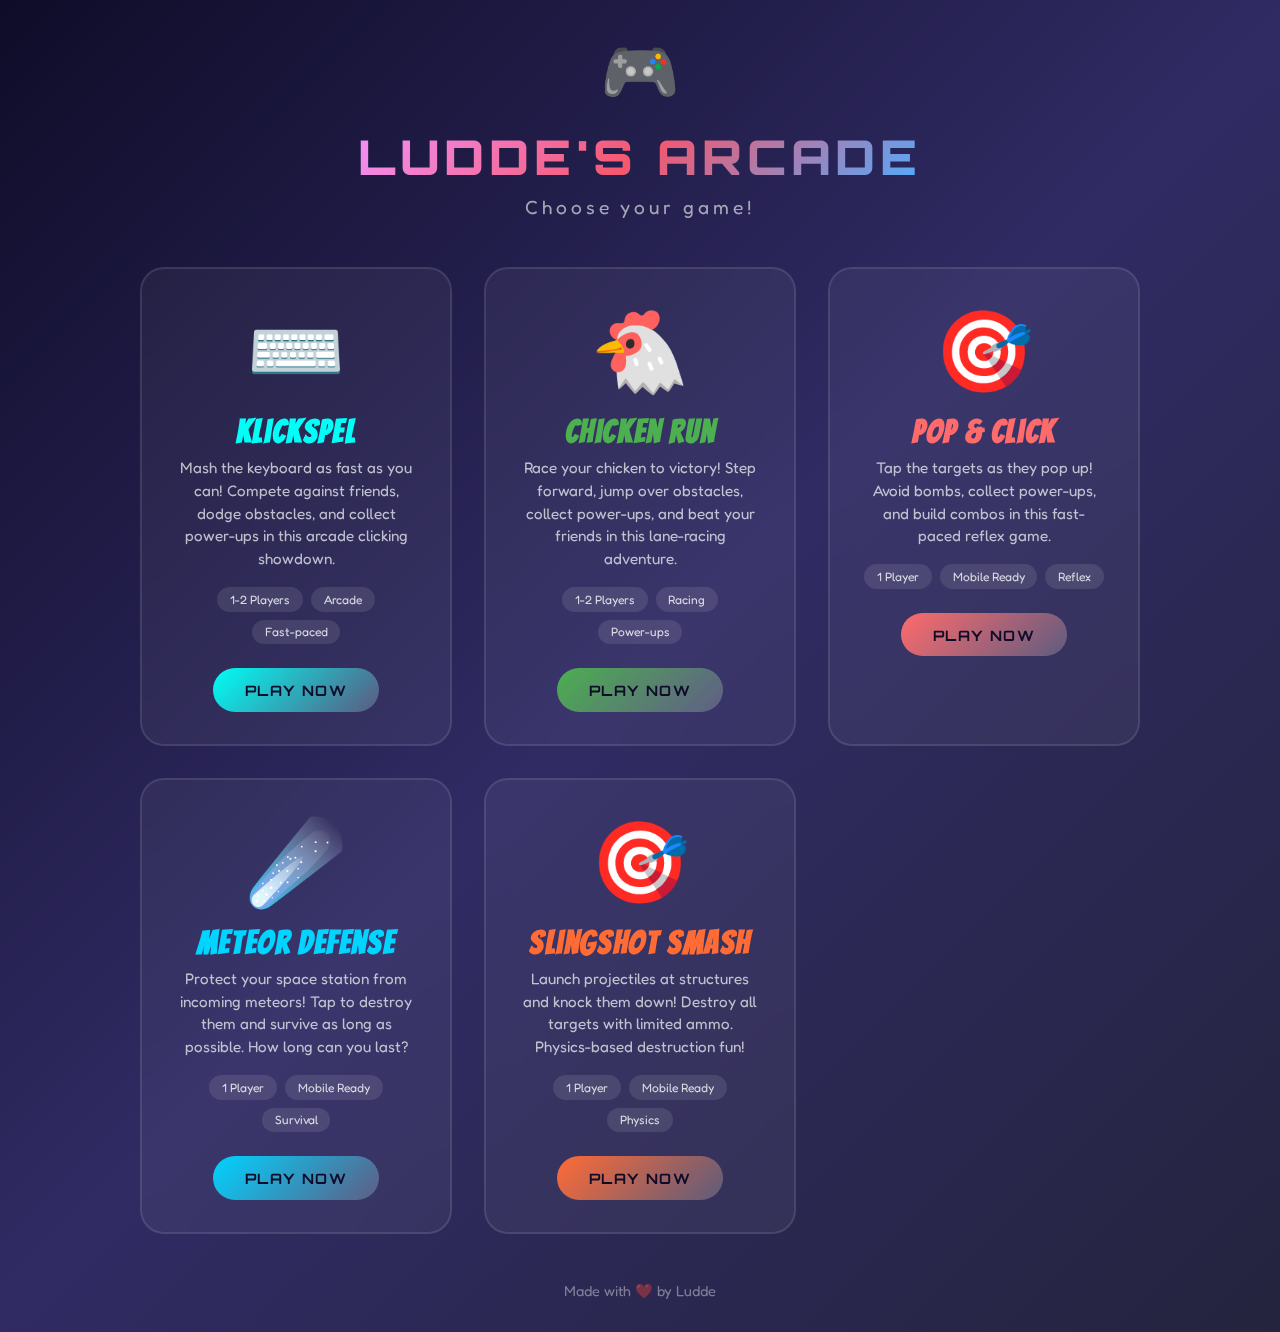
<file: index.html>
<!DOCTYPE html>
<html lang="en">
<head>
    <meta charset="UTF-8">
    <meta name="viewport" content="width=device-width, initial-scale=1.0">
    <title>🎮 Ludde's Game Arcade</title>
    <link href="https://fonts.googleapis.com/css2?family=Bangers&family=Orbitron:wght@400;700;900&family=Fredoka:wght@400;600;700&display=swap" rel="stylesheet">
    <style>
        * {
            margin: 0;
            padding: 0;
            box-sizing: border-box;
        }

        body {
            font-family: 'Fredoka', sans-serif;
            min-height: 100vh;
            background: linear-gradient(135deg, #0f0c29 0%, #302b63 50%, #24243e 100%);
            overflow-x: hidden;
        }

        /* Animated background */
        .bg-animation {
            position: fixed;
            top: 0;
            left: 0;
            width: 100%;
            height: 100%;
            pointer-events: none;
            z-index: 0;
            overflow: hidden;
        }

        .bg-animation span {
            position: absolute;
            display: block;
            width: 20px;
            height: 20px;
            background: rgba(255, 255, 255, 0.1);
            animation: float 25s linear infinite;
            bottom: -150px;
            border-radius: 50%;
        }

        .bg-animation span:nth-child(1) { left: 10%; width: 80px; height: 80px; animation-delay: 0s; }
        .bg-animation span:nth-child(2) { left: 20%; width: 20px; height: 20px; animation-delay: 2s; animation-duration: 12s; }
        .bg-animation span:nth-child(3) { left: 25%; width: 60px; height: 60px; animation-delay: 4s; }
        .bg-animation span:nth-child(4) { left: 40%; width: 40px; height: 40px; animation-delay: 0s; animation-duration: 18s; }
        .bg-animation span:nth-child(5) { left: 65%; width: 20px; height: 20px; animation-delay: 0s; }
        .bg-animation span:nth-child(6) { left: 75%; width: 50px; height: 50px; animation-delay: 3s; }
        .bg-animation span:nth-child(7) { left: 85%; width: 70px; height: 70px; animation-delay: 7s; }
        .bg-animation span:nth-child(8) { left: 50%; width: 25px; height: 25px; animation-delay: 15s; animation-duration: 45s; }
        .bg-animation span:nth-child(9) { left: 55%; width: 15px; height: 15px; animation-delay: 2s; animation-duration: 35s; }
        .bg-animation span:nth-child(10) { left: 90%; width: 90px; height: 90px; animation-delay: 0s; animation-duration: 11s; }

        @keyframes float {
            0% {
                transform: translateY(0) rotate(0deg);
                opacity: 1;
            }
            100% {
                transform: translateY(-1500px) rotate(720deg);
                opacity: 0;
            }
        }

        .container {
            position: relative;
            z-index: 1;
            max-width: 1200px;
            margin: 0 auto;
            padding: 2rem;
            min-height: 100vh;
            display: flex;
            flex-direction: column;
            align-items: center;
            justify-content: center;
        }

        header {
            text-align: center;
            margin-bottom: 3rem;
        }

        .logo {
            font-size: 4rem;
            margin-bottom: 1rem;
            animation: bounce 2s ease-in-out infinite;
        }

        @keyframes bounce {
            0%, 100% { transform: translateY(0); }
            50% { transform: translateY(-10px); }
        }

        h1 {
            font-family: 'Orbitron', sans-serif;
            font-size: 3rem;
            font-weight: 900;
            background: linear-gradient(135deg, #f093fb 0%, #f5576c 50%, #4facfe 100%);
            -webkit-background-clip: text;
            -webkit-text-fill-color: transparent;
            background-clip: text;
            text-transform: uppercase;
            letter-spacing: 0.1em;
            margin-bottom: 0.5rem;
        }

        .subtitle {
            font-size: 1.2rem;
            color: rgba(255, 255, 255, 0.6);
            letter-spacing: 0.2em;
        }

        .games-grid {
            display: grid;
            grid-template-columns: repeat(auto-fit, minmax(280px, 1fr));
            gap: 2rem;
            width: 100%;
            max-width: 1000px;
        }

        .game-card {
            background: rgba(255, 255, 255, 0.05);
            border: 2px solid rgba(255, 255, 255, 0.1);
            border-radius: 24px;
            padding: 2rem;
            text-align: center;
            text-decoration: none;
            color: white;
            transition: all 0.4s cubic-bezier(0.175, 0.885, 0.32, 1.275);
            backdrop-filter: blur(10px);
            position: relative;
            overflow: hidden;
        }

        .game-card::before {
            content: '';
            position: absolute;
            top: 0;
            left: 0;
            width: 100%;
            height: 100%;
            background: linear-gradient(135deg, transparent 0%, rgba(255, 255, 255, 0.05) 100%);
            opacity: 0;
            transition: opacity 0.3s;
        }

        .game-card:hover {
            transform: translateY(-10px) scale(1.02);
            border-color: rgba(255, 255, 255, 0.3);
            box-shadow: 
                0 20px 40px rgba(0, 0, 0, 0.3),
                0 0 60px rgba(255, 255, 255, 0.1);
        }

        .game-card:hover::before {
            opacity: 1;
        }

        .game-card.klickspel {
            --accent: #00fff7;
        }

        .game-card.klickspel:hover {
            border-color: var(--accent);
            box-shadow: 
                0 20px 40px rgba(0, 255, 247, 0.2),
                0 0 60px rgba(0, 255, 247, 0.3);
        }

        .game-card.chicken-run {
            --accent: #4CAF50;
        }

        .game-card.chicken-run:hover {
            border-color: var(--accent);
            box-shadow: 
                0 20px 40px rgba(76, 175, 80, 0.2),
                0 0 60px rgba(76, 175, 80, 0.3);
        }

        .game-card.pop-click {
            --accent: #FF6B6B;
        }

        .game-card.pop-click:hover {
            border-color: var(--accent);
            box-shadow: 
                0 20px 40px rgba(255, 107, 107, 0.2),
                0 0 60px rgba(255, 107, 107, 0.3);
        }

        .game-card.meteor-defense {
            --accent: #00d4ff;
        }

        .game-card.meteor-defense:hover {
            border-color: var(--accent);
            box-shadow: 
                0 20px 40px rgba(0, 212, 255, 0.2),
                0 0 60px rgba(0, 212, 255, 0.3);
        }

        .game-card.slingshot {
            --accent: #FF6B35;
        }

        .game-card.slingshot:hover {
            border-color: var(--accent);
            box-shadow: 
                0 20px 40px rgba(255, 107, 53, 0.2),
                0 0 60px rgba(255, 107, 53, 0.3);
        }

        .game-icon {
            font-size: 5rem;
            margin-bottom: 1rem;
            display: block;
            transition: transform 0.3s;
        }

        .game-card:hover .game-icon {
            transform: scale(1.1) rotate(-5deg);
            animation: iconWiggle 0.5s ease-in-out;
        }

        @keyframes iconWiggle {
            0%, 100% { transform: scale(1.1) rotate(-5deg); }
            25% { transform: scale(1.1) rotate(5deg); }
            50% { transform: scale(1.1) rotate(-5deg); }
            75% { transform: scale(1.1) rotate(5deg); }
        }

        .game-title {
            font-family: 'Bangers', cursive;
            font-size: 2rem;
            letter-spacing: 0.05em;
            margin-bottom: 0.5rem;
            color: var(--accent);
        }

        .game-description {
            font-size: 0.95rem;
            color: rgba(255, 255, 255, 0.7);
            margin-bottom: 1rem;
            line-height: 1.5;
        }

        .game-tags {
            display: flex;
            gap: 0.5rem;
            justify-content: center;
            flex-wrap: wrap;
        }

        .tag {
            background: rgba(255, 255, 255, 0.1);
            padding: 0.3rem 0.8rem;
            border-radius: 20px;
            font-size: 0.75rem;
            color: rgba(255, 255, 255, 0.8);
        }

        .play-btn {
            display: inline-block;
            margin-top: 1.5rem;
            padding: 0.8rem 2rem;
            background: linear-gradient(135deg, var(--accent), rgba(255, 255, 255, 0.2));
            border-radius: 30px;
            font-family: 'Orbitron', sans-serif;
            font-weight: 700;
            font-size: 0.9rem;
            text-transform: uppercase;
            letter-spacing: 0.1em;
            color: #0f0c29;
            transition: all 0.3s;
        }

        .game-card:hover .play-btn {
            transform: scale(1.05);
            box-shadow: 0 5px 20px rgba(0, 0, 0, 0.3);
        }

        footer {
            margin-top: 3rem;
            text-align: center;
            color: rgba(255, 255, 255, 0.4);
            font-size: 0.9rem;
        }

        footer a {
            color: rgba(255, 255, 255, 0.6);
            text-decoration: none;
            transition: color 0.3s;
        }

        footer a:hover {
            color: #f093fb;
        }

        @media (max-width: 600px) {
            h1 {
                font-size: 2rem;
            }

            .logo {
                font-size: 3rem;
            }

            .game-icon {
                font-size: 4rem;
            }

            .games-grid {
                grid-template-columns: 1fr;
            }
        }
    </style>
</head>
<body>
    <div class="bg-animation">
        <span></span>
        <span></span>
        <span></span>
        <span></span>
        <span></span>
        <span></span>
        <span></span>
        <span></span>
        <span></span>
        <span></span>
    </div>

    <div class="container">
        <header>
            <div class="logo">🎮</div>
            <h1>Ludde's Arcade</h1>
            <p class="subtitle">Choose your game!</p>
        </header>

        <div class="games-grid">
            <a href="klickspel/index.html" class="game-card klickspel">
                <span class="game-icon">⌨️</span>
                <h2 class="game-title">Klickspel</h2>
                <p class="game-description">
                    Mash the keyboard as fast as you can! Compete against friends, 
                    dodge obstacles, and collect power-ups in this arcade clicking showdown.
                </p>
                <div class="game-tags">
                    <span class="tag">1-2 Players</span>
                    <span class="tag">Arcade</span>
                    <span class="tag">Fast-paced</span>
                </div>
                <span class="play-btn">Play Now</span>
            </a>

            <a href="chicken-run/index.html" class="game-card chicken-run">
                <span class="game-icon">🐔</span>
                <h2 class="game-title">Chicken Run</h2>
                <p class="game-description">
                    Race your chicken to victory! Step forward, jump over obstacles, 
                    collect power-ups, and beat your friends in this lane-racing adventure.
                </p>
                <div class="game-tags">
                    <span class="tag">1-2 Players</span>
                    <span class="tag">Racing</span>
                    <span class="tag">Power-ups</span>
                </div>
                <span class="play-btn">Play Now</span>
            </a>

            <a href="pop-click/index.html" class="game-card pop-click">
                <span class="game-icon">🎯</span>
                <h2 class="game-title">Pop & Click</h2>
                <p class="game-description">
                    Tap the targets as they pop up! Avoid bombs, collect power-ups, 
                    and build combos in this fast-paced reflex game.
                </p>
                <div class="game-tags">
                    <span class="tag">1 Player</span>
                    <span class="tag">Mobile Ready</span>
                    <span class="tag">Reflex</span>
                </div>
                <span class="play-btn">Play Now</span>
            </a>

            <a href="meteor-defense/index.html" class="game-card meteor-defense">
                <span class="game-icon">☄️</span>
                <h2 class="game-title">Meteor Defense</h2>
                <p class="game-description">
                    Protect your space station from incoming meteors! Tap to destroy 
                    them and survive as long as possible. How long can you last?
                </p>
                <div class="game-tags">
                    <span class="tag">1 Player</span>
                    <span class="tag">Mobile Ready</span>
                    <span class="tag">Survival</span>
                </div>
                <span class="play-btn">Play Now</span>
            </a>

            <a href="slingshot/index.html" class="game-card slingshot">
                <span class="game-icon">🎯</span>
                <h2 class="game-title">Slingshot Smash</h2>
                <p class="game-description">
                    Launch projectiles at structures and knock them down! Destroy 
                    all targets with limited ammo. Physics-based destruction fun!
                </p>
                <div class="game-tags">
                    <span class="tag">1 Player</span>
                    <span class="tag">Mobile Ready</span>
                    <span class="tag">Physics</span>
                </div>
                <span class="play-btn">Play Now</span>
            </a>
        </div>

        <footer>
            <p>Made with ❤️ by Ludde</p>
        </footer>
    </div>
</body>
</html>
</file>
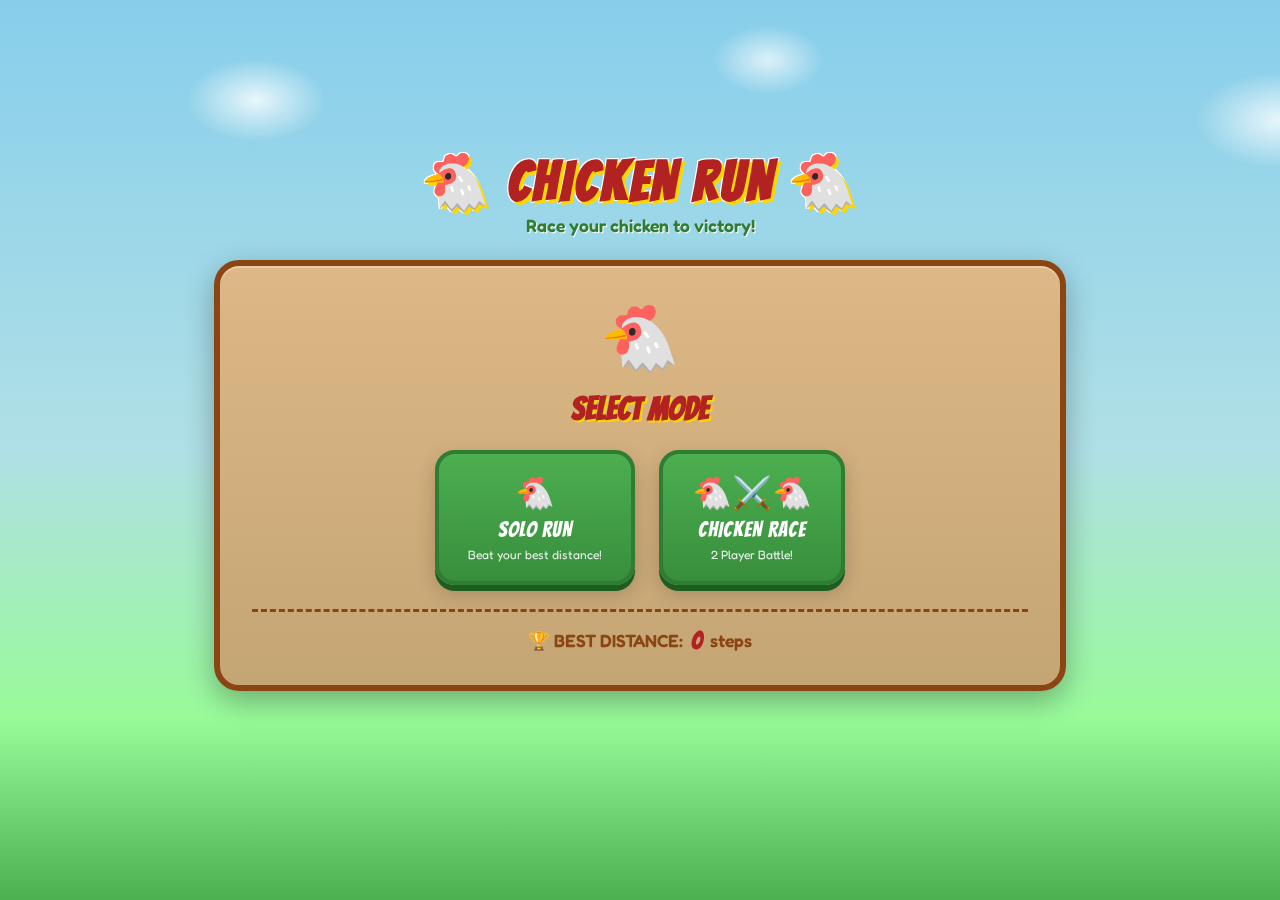
<file: chicken-run/index.html>
<!DOCTYPE html>
<html lang="en">
<head>
    <meta charset="UTF-8">
    <meta name="viewport" content="width=device-width, initial-scale=1.0">
    <title>🐔 Chicken Run - Race to Victory!</title>
    <link href="https://fonts.googleapis.com/css2?family=Bangers&family=Fredoka:wght@400;600;700&display=swap" rel="stylesheet">
    <link rel="stylesheet" href="style.css">
</head>
<body>
    <div class="game-container">
        <div class="clouds"></div>
        <header>
            <h1>🐔 CHICKEN RUN 🐔</h1>
            <p class="subtitle">Race your chicken to victory!</p>
        </header>

        <div class="game-screen" id="menu-screen">
            <div class="menu-frame">
                <div class="menu-chicken">🐔</div>
                <h2>SELECT MODE</h2>
                <div class="mode-buttons">
                    <button class="game-btn" id="solo-btn">
                        <span class="btn-icon">🐔</span>
                        <span class="btn-text">SOLO RUN</span>
                        <span class="btn-desc">Beat your best distance!</span>
                    </button>
                    <button class="game-btn" id="versus-btn">
                        <span class="btn-icon">🐔⚔️🐔</span>
                        <span class="btn-text">CHICKEN RACE</span>
                        <span class="btn-desc">2 Player Battle!</span>
                    </button>
                </div>
                <div class="high-score">
                    <span>🏆 BEST DISTANCE:</span>
                    <span id="high-score-display">0</span>
                    <span>steps</span>
                </div>
            </div>
        </div>

        <div class="game-screen hidden" id="solo-screen">
            <div class="game-hud">
                <div class="timer-box">
                    <span class="timer-label">TIME</span>
                    <span class="timer-value" id="solo-timer">10</span>
                </div>
                <div class="score-box">
                    <span class="score-label">STEPS</span>
                    <span class="score-value" id="solo-score">0</span>
                </div>
            </div>
            
            <div class="race-track solo-track">
                <div class="lane" id="solo-lane">
                    <div class="track-bg"></div>
                    <div class="chicken" id="solo-chicken">
                        <span class="chicken-body">🐔</span>
                        <span class="chicken-shadow"></span>
                    </div>
                    <div class="obstacles-container" id="solo-obstacles"></div>
                    <div class="finish-line"></div>
                </div>
            </div>
            
            <div class="controls-info solo-controls">
                <div class="control-key">
                    <span class="key">↵</span>
                    <span class="action">STEP</span>
                </div>
                <div class="control-key">
                    <span class="key">SPACE</span>
                    <span class="action">JUMP!</span>
                </div>
            </div>
            
            <button class="back-btn" id="solo-back">← BACK</button>
        </div>

        <div class="game-screen hidden" id="versus-screen">
            <div class="game-hud">
                <div class="timer-box center">
                    <span class="timer-label">TIME</span>
                    <span class="timer-value" id="versus-timer">10</span>
                </div>
            </div>
            
            <div class="race-track versus-track">
                <div class="lane player1-lane" id="p1-lane">
                    <div class="lane-label p1">PLAYER 1</div>
                    <div class="track-bg"></div>
                    <div class="chicken p1-chicken" id="p1-chicken">
                        <span class="chicken-body">🐔</span>
                        <span class="chicken-shadow"></span>
                    </div>
                    <div class="obstacles-container" id="p1-obstacles"></div>
                    <div class="step-counter" id="p1-steps">0</div>
                </div>
                <div class="lane-divider"></div>
                <div class="lane player2-lane" id="p2-lane">
                    <div class="lane-label p2">PLAYER 2</div>
                    <div class="track-bg"></div>
                    <div class="chicken p2-chicken" id="p2-chicken">
                        <span class="chicken-body">🐔</span>
                        <span class="chicken-shadow"></span>
                    </div>
                    <div class="obstacles-container" id="p2-obstacles"></div>
                    <div class="step-counter" id="p2-steps">0</div>
                </div>
            </div>
            
            <div class="controls-info versus-controls">
                <div class="player-controls p1">
                    <span class="player-label">P1</span>
                    <div class="control-key small">
                        <span class="key">Q</span>
                        <span class="action">STEP</span>
                    </div>
                    <div class="control-key small">
                        <span class="key">W</span>
                        <span class="action">JUMP</span>
                    </div>
                </div>
                <div class="player-controls p2">
                    <span class="player-label">P2</span>
                    <div class="control-key small">
                        <span class="key">P</span>
                        <span class="action">STEP</span>
                    </div>
                    <div class="control-key small">
                        <span class="key">O</span>
                        <span class="action">JUMP</span>
                    </div>
                </div>
            </div>
            
            <button class="back-btn" id="versus-back">← BACK</button>
        </div>

        <div class="game-screen hidden" id="result-screen">
            <div class="result-content">
                <div class="result-chicken" id="result-chicken">🐔</div>
                <h2 id="result-title">RACE OVER!</h2>
                <div class="result-stats" id="result-stats"></div>
                <div class="result-buttons">
                    <button class="game-btn small" id="play-again">RACE AGAIN!</button>
                    <button class="game-btn small secondary" id="main-menu">MAIN MENU</button>
                </div>
            </div>
        </div>

        <div class="countdown-overlay hidden" id="countdown-overlay">
            <div class="countdown-number" id="countdown-number">3</div>
        </div>
    </div>

    <script src="game.js"></script>
</body>
</html>
</file>
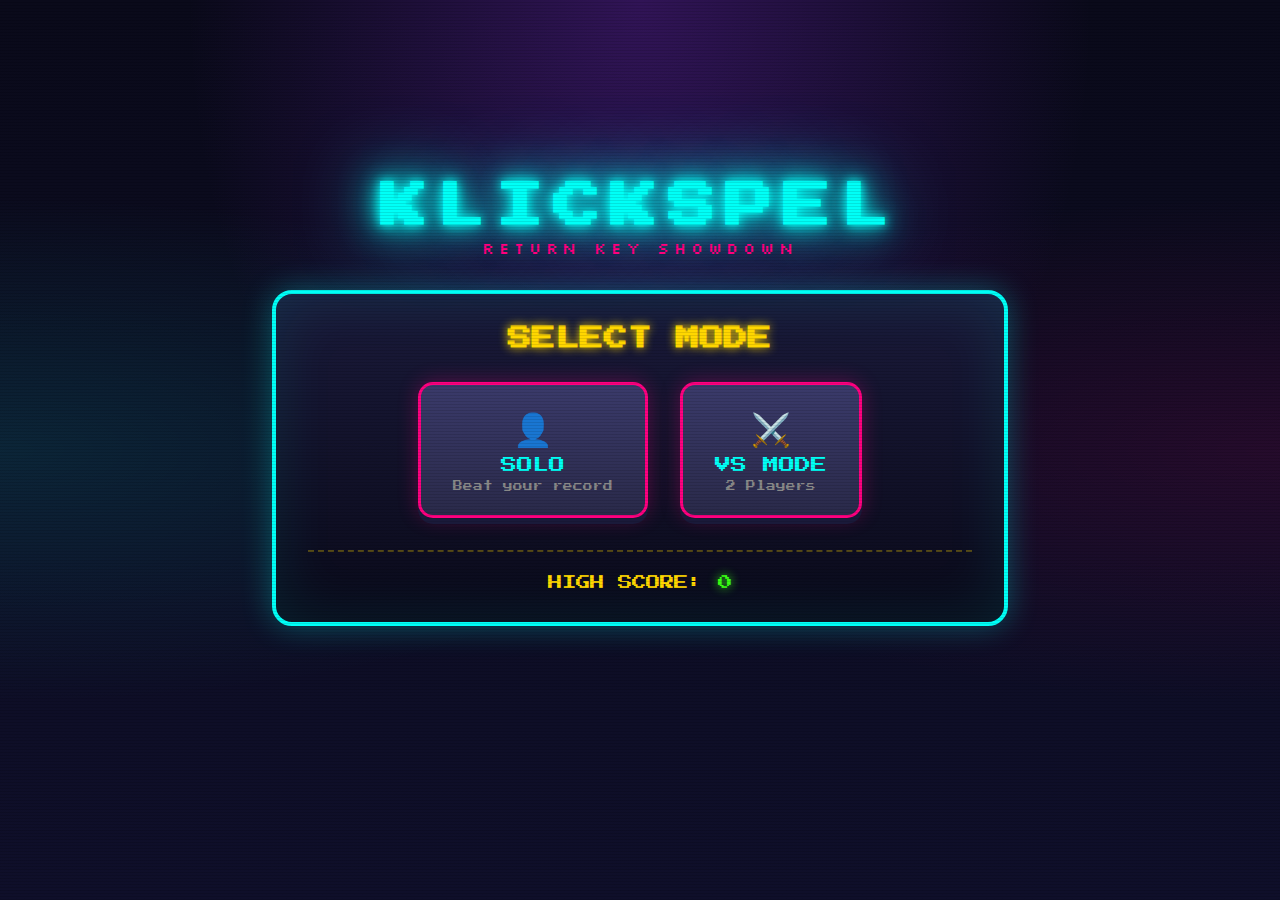
<file: klickspel/index.html>
<!DOCTYPE html>
<html lang="en">
<head>
    <meta charset="UTF-8">
    <meta name="viewport" content="width=device-width, initial-scale=1.0">
    <title>⌨️ Klickspel - Return Key Showdown!</title>
    <link href="https://fonts.googleapis.com/css2?family=Press+Start+2P&family=Silkscreen:wght@400;700&display=swap" rel="stylesheet">
    <link rel="stylesheet" href="style.css">
</head>
<body>
    <div class="game-container">
        <div class="scanlines"></div>
        <header>
            <h1>KLICKSPEL</h1>
            <p class="subtitle">Return Key Showdown</p>
        </header>

        <div class="game-screen" id="menu-screen">
            <div class="arcade-frame">
                <h2>SELECT MODE</h2>
                <div class="mode-buttons">
                    <button class="arcade-btn" id="solo-btn">
                        <span class="btn-icon">👤</span>
                        <span class="btn-text">SOLO</span>
                        <span class="btn-desc">Beat your record</span>
                    </button>
                    <button class="arcade-btn" id="versus-btn">
                        <span class="btn-icon">⚔️</span>
                        <span class="btn-text">VS MODE</span>
                        <span class="btn-desc">2 Players</span>
                    </button>
                </div>
                <div class="high-score">
                    <span>HIGH SCORE:</span>
                    <span id="high-score-display">0</span>
                </div>
            </div>
        </div>

        <div class="game-screen hidden" id="solo-screen">
            <div class="timer-display">
                <div class="timer-ring">
                    <svg viewBox="0 0 100 100">
                        <circle class="timer-bg" cx="50" cy="50" r="45"/>
                        <circle class="timer-progress" id="solo-timer-ring" cx="50" cy="50" r="45"/>
                    </svg>
                    <span class="timer-text" id="solo-timer">10</span>
                </div>
            </div>
            <div class="score-display solo">
                <div class="score-value" id="solo-score">0</div>
                <div class="score-label">CLICKS</div>
            </div>
            <div class="key-indicator">
                <div class="key-cap" id="solo-key">
                    <span>↵ RETURN</span>
                </div>
                <p class="instruction">Mash RETURN! Press SPACE to dodge obstacles!</p>
            </div>
            <button class="back-btn" id="solo-back">← BACK</button>
        </div>

        <div class="game-screen hidden" id="versus-screen">
            <div class="timer-display">
                <div class="timer-ring small">
                    <svg viewBox="0 0 100 100">
                        <circle class="timer-bg" cx="50" cy="50" r="45"/>
                        <circle class="timer-progress" id="versus-timer-ring" cx="50" cy="50" r="45"/>
                    </svg>
                    <span class="timer-text" id="versus-timer">10</span>
                </div>
            </div>
            <div class="versus-arena">
                <div class="player-zone player1">
                    <div class="player-label">PLAYER 1</div>
                    <div class="player-key">Q</div>
                    <div class="player-score" id="p1-score">0</div>
                    <div class="click-bar">
                        <div class="click-fill" id="p1-bar"></div>
                    </div>
                </div>
                <div class="vs-divider">
                    <span>VS</span>
                </div>
                <div class="player-zone player2">
                    <div class="player-label">PLAYER 2</div>
                    <div class="player-key">P</div>
                    <div class="player-score" id="p2-score">0</div>
                    <div class="click-bar">
                        <div class="click-fill" id="p2-bar"></div>
                    </div>
                </div>
            </div>
            <p class="versus-instruction">P1: Q to click, W to dodge | P2: P to click, O to dodge</p>
            <button class="back-btn" id="versus-back">← BACK</button>
        </div>

        <div class="game-screen hidden" id="result-screen">
            <div class="result-content">
                <h2 id="result-title">GAME OVER</h2>
                <div class="result-stats" id="result-stats"></div>
                <div class="result-buttons">
                    <button class="arcade-btn small" id="play-again">PLAY AGAIN</button>
                    <button class="arcade-btn small secondary" id="main-menu">MAIN MENU</button>
                </div>
            </div>
        </div>

        <div class="countdown-overlay hidden" id="countdown-overlay">
            <div class="countdown-number" id="countdown-number">3</div>
        </div>
    </div>

    <script src="game.js"></script>
</body>
</html>
</file>
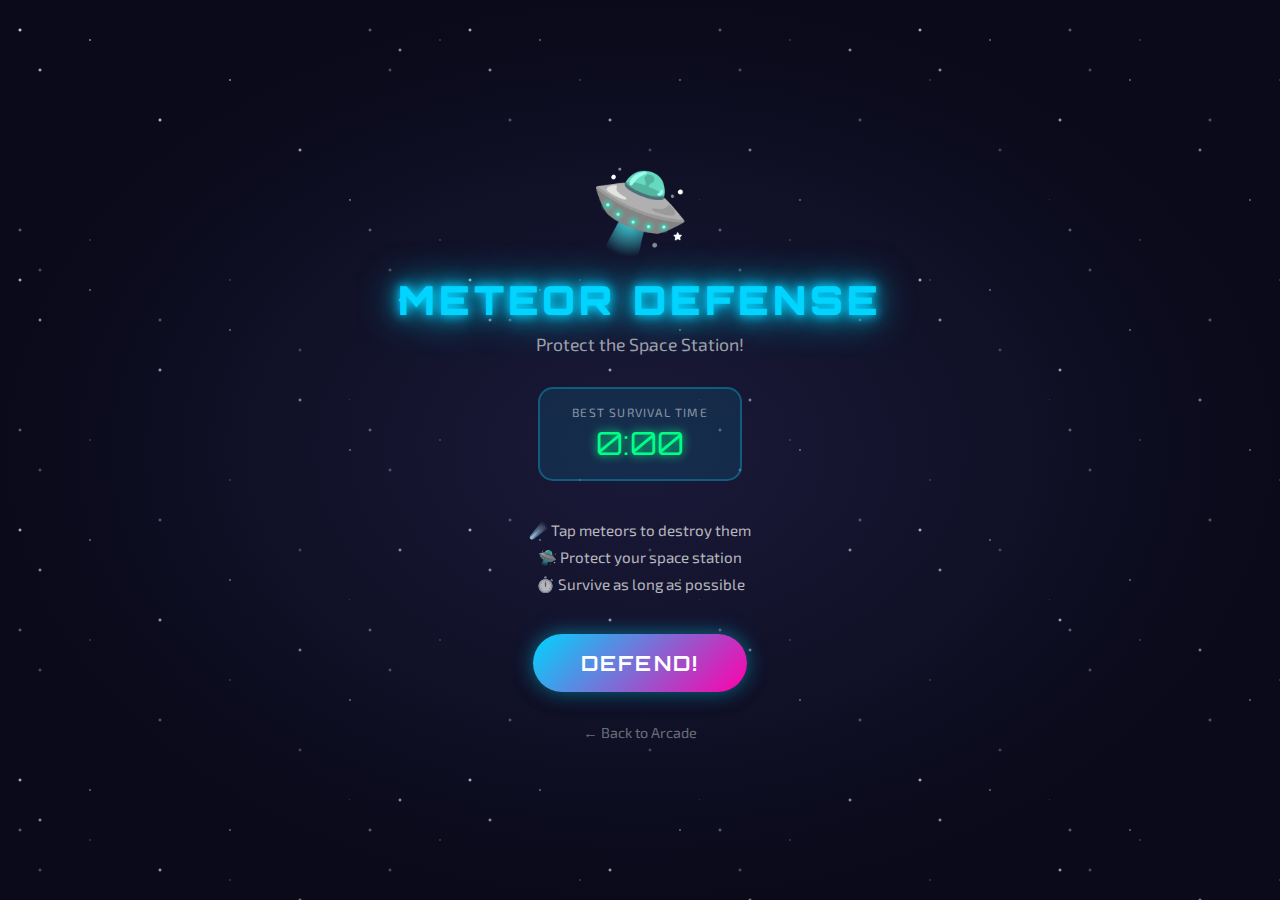
<file: meteor-defense/index.html>
<!DOCTYPE html>
<html lang="en">
<head>
    <meta charset="UTF-8">
    <meta name="viewport" content="width=device-width, initial-scale=1.0, user-scalable=no">
    <meta name="apple-mobile-web-app-capable" content="yes">
    <meta name="mobile-web-app-capable" content="yes">
    <title>☄️ Meteor Defense - Save the Station!</title>
    <link href="https://fonts.googleapis.com/css2?family=Orbitron:wght@400;700;900&family=Exo+2:wght@400;600;700&display=swap" rel="stylesheet">
    <link rel="stylesheet" href="style.css">
</head>
<body>
    <div class="game-container">
        <div class="stars"></div>
        <div class="stars stars-2"></div>
        
        <div class="game-screen" id="menu-screen">
            <div class="menu-content">
                <div class="menu-icon">🛸</div>
                <h1>METEOR DEFENSE</h1>
                <p class="tagline">Protect the Space Station!</p>
                
                <div class="menu-stats">
                    <div class="stat-box">
                        <span class="stat-label">Best Survival Time</span>
                        <span class="stat-value" id="best-time">0:00</span>
                    </div>
                </div>
                
                <div class="instructions">
                    <p>☄️ Tap meteors to destroy them</p>
                    <p>🛸 Protect your space station</p>
                    <p>⏱️ Survive as long as possible</p>
                </div>
                
                <button class="play-btn" id="start-btn">
                    <span>DEFEND!</span>
                </button>
                
                <a href="../index.html" class="back-link">← Back to Arcade</a>
            </div>
        </div>

        <div class="game-screen hidden" id="game-screen">
            <div class="game-hud">
                <div class="hud-left">
                    <div class="health-container">
                        <span class="health-label">STATION</span>
                        <div class="health-bar">
                            <div class="health-fill" id="health-fill"></div>
                        </div>
                    </div>
                </div>
                <div class="hud-center">
                    <div class="timer-display">
                        <span class="timer-label">SURVIVAL</span>
                        <span class="timer-value" id="survival-time">0:00</span>
                    </div>
                </div>
                <div class="hud-right">
                    <div class="score-display">
                        <span class="score-label">DESTROYED</span>
                        <span class="score-value" id="meteors-destroyed">0</span>
                    </div>
                </div>
            </div>
            
            <div class="game-arena" id="game-arena">
                <div class="space-station" id="space-station">
                    <div class="station-body">🛸</div>
                    <div class="station-shield hidden" id="station-shield"></div>
                </div>
            </div>
            
            <div class="wave-indicator hidden" id="wave-indicator">
                <span>WAVE <span id="wave-number">1</span></span>
            </div>
            
            <div class="active-effects" id="active-effects"></div>
        </div>

        <div class="game-screen hidden" id="result-screen">
            <div class="result-content">
                <div class="result-icon">💥</div>
                <h2>STATION DESTROYED</h2>
                <div class="result-stats">
                    <div class="result-stat large">
                        <span class="label">Survival Time</span>
                        <span class="value" id="final-time">0:00</span>
                    </div>
                    <div class="result-stat">
                        <span class="label">Meteors Destroyed</span>
                        <span class="value" id="final-destroyed">0</span>
                    </div>
                    <div class="result-stat">
                        <span class="label">Waves Survived</span>
                        <span class="value" id="final-waves">0</span>
                    </div>
                    <div class="result-stat">
                        <span class="label">Accuracy</span>
                        <span class="value" id="final-accuracy">0%</span>
                    </div>
                </div>
                <div class="result-record hidden" id="new-record">🏆 NEW RECORD! 🏆</div>
                <div class="result-buttons">
                    <button class="play-btn" id="play-again-btn">Try Again</button>
                    <button class="menu-btn" id="menu-btn">Main Menu</button>
                </div>
            </div>
        </div>

        <div class="countdown-overlay hidden" id="countdown">
            <div class="countdown-number" id="countdown-number">3</div>
        </div>
    </div>

    <script src="game.js"></script>
</body>
</html>
</file>
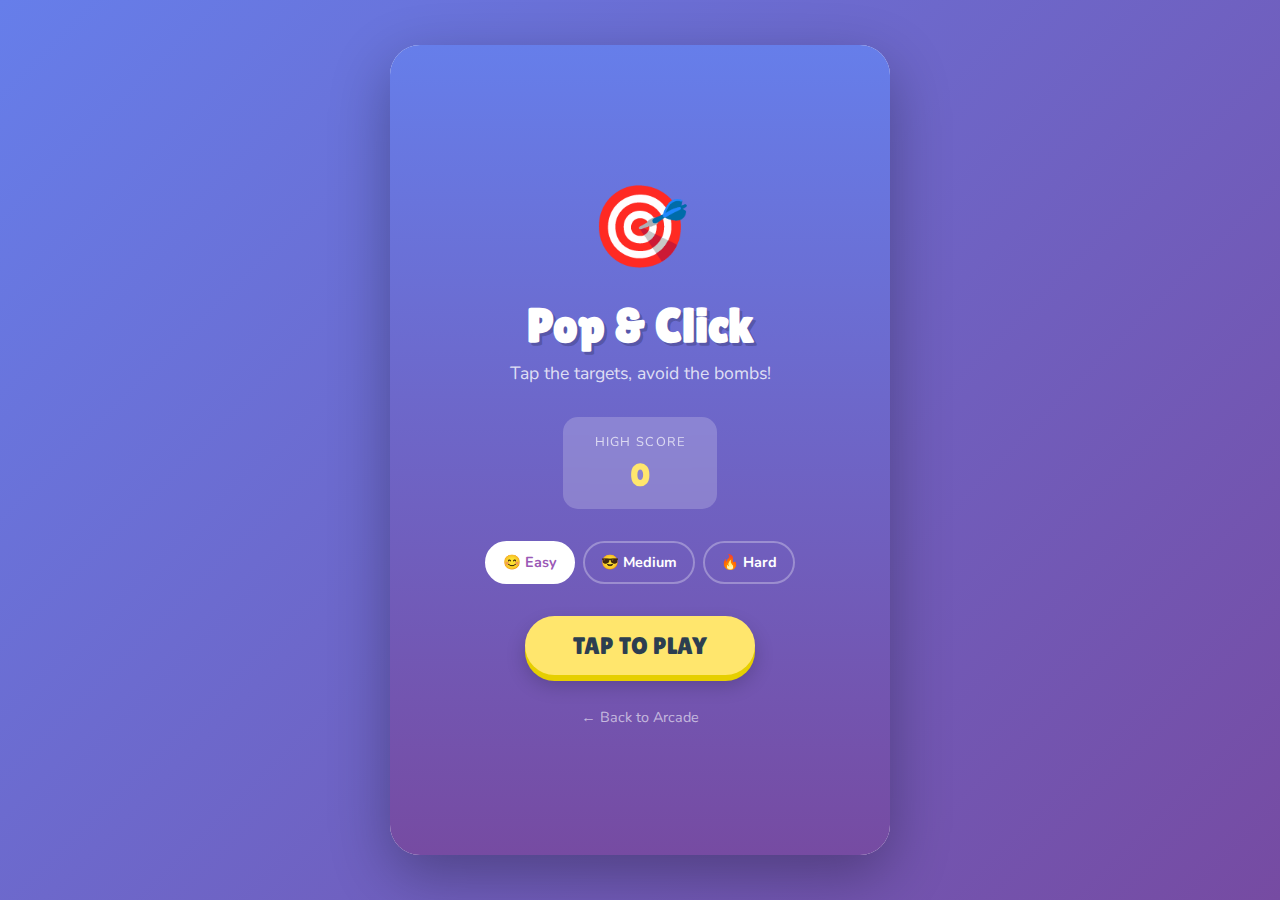
<file: pop-click/index.html>
<!DOCTYPE html>
<html lang="en">
<head>
    <meta charset="UTF-8">
    <meta name="viewport" content="width=device-width, initial-scale=1.0, user-scalable=no">
    <meta name="apple-mobile-web-app-capable" content="yes">
    <meta name="mobile-web-app-capable" content="yes">
    <title>🎯 Pop & Click - Tap Attack!</title>
    <link href="https://fonts.googleapis.com/css2?family=Lilita+One&family=Nunito:wght@400;700;900&display=swap" rel="stylesheet">
    <link rel="stylesheet" href="style.css">
</head>
<body>
    <div class="game-container">
        <div class="game-screen" id="menu-screen">
            <div class="menu-content">
                <div class="menu-icon">🎯</div>
                <h1>Pop & Click</h1>
                <p class="tagline">Tap the targets, avoid the bombs!</p>
                
                <div class="menu-stats">
                    <div class="stat-box">
                        <span class="stat-label">High Score</span>
                        <span class="stat-value" id="high-score">0</span>
                    </div>
                </div>
                
                <div class="difficulty-select">
                    <button class="diff-btn active" data-difficulty="easy">😊 Easy</button>
                    <button class="diff-btn" data-difficulty="medium">😎 Medium</button>
                    <button class="diff-btn" data-difficulty="hard">🔥 Hard</button>
                </div>
                
                <button class="play-btn" id="start-btn">
                    <span>TAP TO PLAY</span>
                </button>
                
                <a href="../index.html" class="back-link">← Back to Arcade</a>
            </div>
        </div>

        <div class="game-screen hidden" id="game-screen">
            <div class="game-hud">
                <div class="hud-item score-display">
                    <span class="hud-label">Score</span>
                    <span class="hud-value" id="score">0</span>
                </div>
                <div class="hud-item timer-display">
                    <span class="hud-label">Time</span>
                    <span class="hud-value" id="timer">30</span>
                </div>
                <div class="hud-item combo-display">
                    <span class="hud-label">Combo</span>
                    <span class="hud-value" id="combo">x1</span>
                </div>
            </div>
            
            <div class="game-arena" id="game-arena">
                <!-- Items spawn here -->
            </div>
            
            <div class="active-effects" id="active-effects">
                <!-- Active power-up indicators -->
            </div>
        </div>

        <div class="game-screen hidden" id="result-screen">
            <div class="result-content">
                <div class="result-icon" id="result-icon">🏆</div>
                <h2 id="result-title">Great Job!</h2>
                <div class="result-stats">
                    <div class="result-stat">
                        <span class="label">Final Score</span>
                        <span class="value" id="final-score">0</span>
                    </div>
                    <div class="result-stat">
                        <span class="label">Targets Hit</span>
                        <span class="value" id="targets-hit">0</span>
                    </div>
                    <div class="result-stat">
                        <span class="label">Max Combo</span>
                        <span class="value" id="max-combo">x1</span>
                    </div>
                    <div class="result-stat">
                        <span class="label">Accuracy</span>
                        <span class="value" id="accuracy">0%</span>
                    </div>
                </div>
                <div class="result-record hidden" id="new-record">🎉 NEW HIGH SCORE! 🎉</div>
                <div class="result-buttons">
                    <button class="play-btn" id="play-again-btn">Play Again</button>
                    <button class="menu-btn" id="menu-btn">Main Menu</button>
                </div>
            </div>
        </div>

        <div class="countdown-overlay hidden" id="countdown">
            <div class="countdown-number" id="countdown-number">3</div>
        </div>
    </div>

    <script src="game.js"></script>
</body>
</html>
</file>
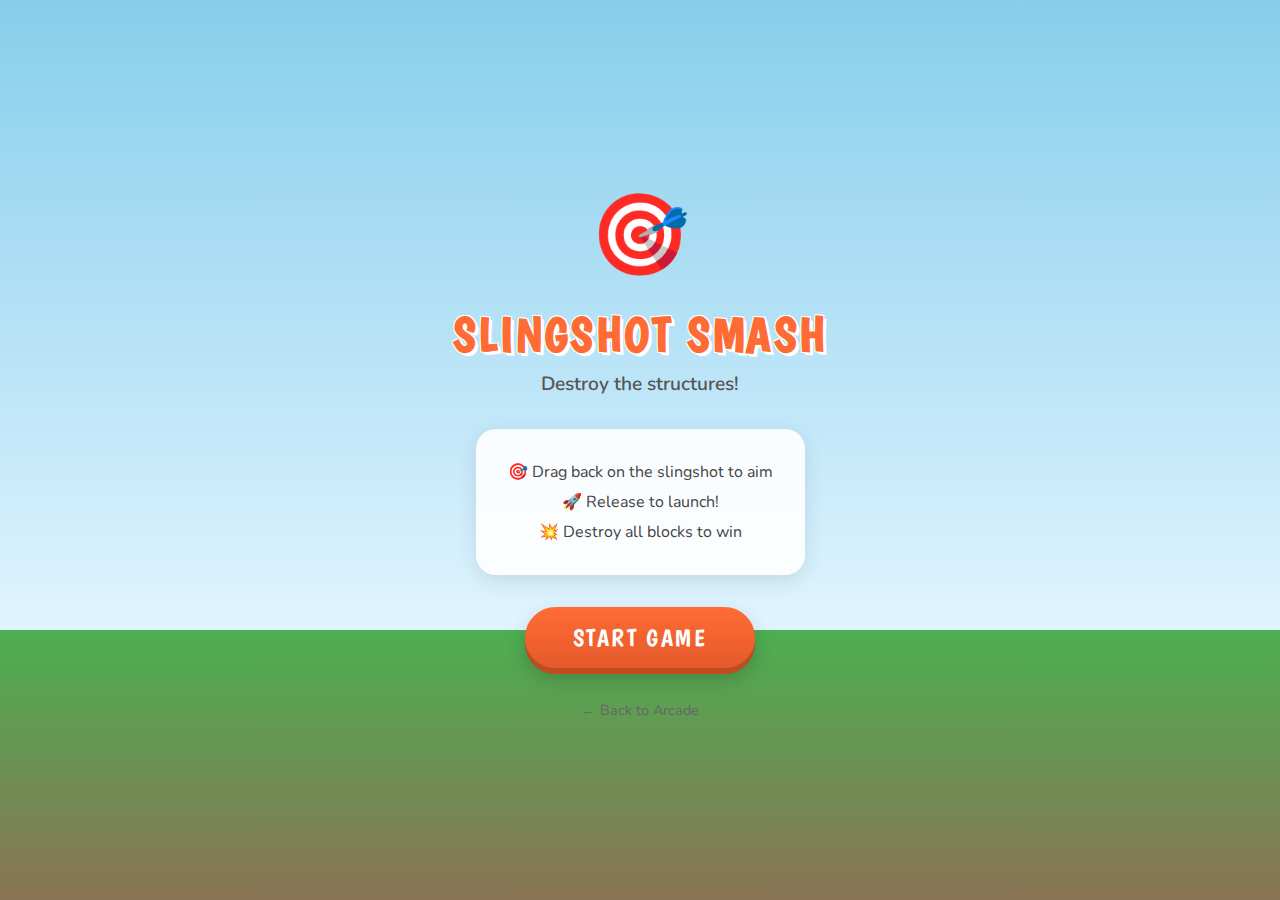
<file: slingshot/index.html>
<!DOCTYPE html>
<html lang="en">
<head>
    <meta charset="UTF-8">
    <meta name="viewport" content="width=device-width, initial-scale=1.0, user-scalable=no">
    <meta name="apple-mobile-web-app-capable" content="yes">
    <meta name="mobile-web-app-capable" content="yes">
    <title>🎯 Slingshot Smash!</title>
    <link href="https://fonts.googleapis.com/css2?family=Boogaloo&family=Nunito:wght@400;700;900&display=swap" rel="stylesheet">
    <link rel="stylesheet" href="style.css">
</head>
<body>
    <div class="game-container">
        <div class="game-screen" id="menu-screen">
            <div class="menu-content">
                <div class="menu-icon">🎯</div>
                <h1>SLINGSHOT SMASH</h1>
                <p class="tagline">Destroy the structures!</p>
                
                <div class="instructions">
                    <p>🎯 Drag back on the slingshot to aim</p>
                    <p>🚀 Release to launch!</p>
                    <p>💥 Destroy all blocks to win</p>
                </div>
                
                <button class="play-btn" id="start-btn">
                    <span>START GAME</span>
                </button>
                
                <a href="../index.html" class="back-link">← Back to Arcade</a>
            </div>
        </div>

        <div class="game-screen hidden" id="game-screen">
            <div class="game-hud">
                <div class="hud-left">
                    <div class="level-display">
                        <span class="hud-label">LEVEL</span>
                        <span class="hud-value" id="level-number">1</span>
                    </div>
                </div>
                <div class="hud-center">
                    <div class="ammo-display">
                        <span id="ammo-icons">🔴🔴🔴</span>
                    </div>
                </div>
                <div class="hud-right">
                    <div class="score-display">
                        <span class="hud-label">SCORE</span>
                        <span class="hud-value" id="score">0</span>
                    </div>
                </div>
            </div>
            
            <canvas id="game-canvas"></canvas>
            
            <div class="game-message hidden" id="game-message">
                <span id="message-text">Level Complete!</span>
            </div>
            
            <button class="restart-btn" id="restart-btn">↺</button>
        </div>

        <div class="game-screen hidden" id="result-screen">
            <div class="result-content">
                <div class="result-icon" id="result-icon">🏆</div>
                <h2 id="result-title">Level Complete!</h2>
                <div class="result-stats">
                    <div class="result-stat">
                        <span class="label">Score</span>
                        <span class="value" id="final-score">0</span>
                    </div>
                    <div class="result-stat">
                        <span class="label">Shots Used</span>
                        <span class="value" id="shots-used">0</span>
                    </div>
                    <div class="result-stat">
                        <span class="label">Blocks Destroyed</span>
                        <span class="value" id="blocks-destroyed">0</span>
                    </div>
                </div>
                <div class="result-buttons">
                    <button class="play-btn" id="next-level-btn">Next Level</button>
                    <button class="menu-btn" id="menu-btn">Main Menu</button>
                </div>
            </div>
        </div>

        <div class="game-screen hidden" id="gameover-screen">
            <div class="result-content">
                <div class="result-icon">😢</div>
                <h2>Out of Ammo!</h2>
                <p class="gameover-text">You ran out of projectiles</p>
                <div class="result-buttons">
                    <button class="play-btn" id="retry-btn">Retry Level</button>
                    <button class="menu-btn" id="menu-btn-2">Main Menu</button>
                </div>
            </div>
        </div>
    </div>

    <script src="game.js"></script>
</body>
</html>
</file>
<file: chicken-run/style.css>
* {
    margin: 0;
    padding: 0;
    box-sizing: border-box;
}

:root {
    --sky-blue: #87CEEB;
    --grass-green: #4CAF50;
    --dirt-brown: #8B4513;
    --sunny-yellow: #FFD700;
    --chicken-orange: #FF8C00;
    --barn-red: #B22222;
    --wood-brown: #DEB887;
    --p1-color: #FF6B6B;
    --p2-color: #4ECDC4;
}

body {
    font-family: 'Fredoka', sans-serif;
    background: linear-gradient(180deg, #87CEEB 0%, #B0E0E6 50%, #98FB98 80%, #4CAF50 100%);
    min-height: 100vh;
    display: flex;
    justify-content: center;
    align-items: center;
    overflow: hidden;
}

.game-container {
    position: relative;
    width: 100%;
    max-width: 900px;
    min-height: 650px;
    padding: 1.5rem;
}

/* Floating clouds background */
.clouds {
    position: fixed;
    top: 0;
    left: 0;
    width: 200%;
    height: 200px;
    background: 
        radial-gradient(ellipse 100px 60px at 10% 50%, rgba(255,255,255,0.8) 0%, transparent 70%),
        radial-gradient(ellipse 80px 50px at 30% 30%, rgba(255,255,255,0.7) 0%, transparent 70%),
        radial-gradient(ellipse 120px 70px at 50% 60%, rgba(255,255,255,0.8) 0%, transparent 70%),
        radial-gradient(ellipse 90px 55px at 70% 40%, rgba(255,255,255,0.7) 0%, transparent 70%),
        radial-gradient(ellipse 110px 65px at 90% 50%, rgba(255,255,255,0.8) 0%, transparent 70%);
    animation: cloudDrift 30s linear infinite;
    pointer-events: none;
    z-index: 0;
}

@keyframes cloudDrift {
    from { transform: translateX(0); }
    to { transform: translateX(-50%); }
}

header {
    text-align: center;
    margin-bottom: 1.5rem;
    position: relative;
    z-index: 1;
}

h1 {
    font-family: 'Bangers', cursive;
    font-size: 3.5rem;
    color: var(--barn-red);
    text-shadow: 
        3px 3px 0 var(--sunny-yellow),
        -1px -1px 0 #fff,
        1px -1px 0 #fff,
        -1px 1px 0 #fff,
        1px 1px 0 #fff;
    letter-spacing: 0.05em;
    animation: titleBounce 2s ease-in-out infinite;
}

@keyframes titleBounce {
    0%, 100% { transform: translateY(0) rotate(-1deg); }
    50% { transform: translateY(-5px) rotate(1deg); }
}

.subtitle {
    font-size: 1.1rem;
    color: #2E7D32;
    font-weight: 600;
    text-shadow: 1px 1px 0 #fff;
}

.game-screen {
    position: relative;
    z-index: 1;
}

.game-screen.hidden {
    display: none;
}

/* Menu Screen */
.menu-frame {
    background: linear-gradient(180deg, var(--wood-brown) 0%, #C4A574 100%);
    border: 6px solid var(--dirt-brown);
    border-radius: 25px;
    padding: 2rem;
    box-shadow: 
        0 10px 30px rgba(0, 0, 0, 0.3),
        inset 0 2px 0 rgba(255, 255, 255, 0.3);
    text-align: center;
}

.menu-chicken {
    font-size: 4rem;
    animation: chickenBob 0.5s ease-in-out infinite alternate;
}

@keyframes chickenBob {
    from { transform: translateY(0) rotate(-5deg); }
    to { transform: translateY(-10px) rotate(5deg); }
}

.menu-frame h2 {
    font-family: 'Bangers', cursive;
    font-size: 2rem;
    color: var(--barn-red);
    margin: 1rem 0;
    text-shadow: 2px 2px 0 var(--sunny-yellow);
}

.mode-buttons {
    display: flex;
    gap: 1.5rem;
    justify-content: center;
    flex-wrap: wrap;
    margin: 1.5rem 0;
}

.game-btn {
    font-family: 'Fredoka', sans-serif;
    background: linear-gradient(180deg, var(--grass-green) 0%, #388E3C 100%);
    border: 4px solid #2E7D32;
    border-radius: 20px;
    padding: 1.2rem 1.8rem;
    color: white;
    cursor: pointer;
    display: flex;
    flex-direction: column;
    align-items: center;
    gap: 0.4rem;
    min-width: 180px;
    transition: all 0.2s;
    box-shadow: 
        0 6px 0 #1B5E20,
        0 8px 20px rgba(0, 0, 0, 0.2);
}

.game-btn:hover {
    transform: translateY(-4px);
    box-shadow: 
        0 10px 0 #1B5E20,
        0 12px 30px rgba(0, 0, 0, 0.3);
}

.game-btn:active {
    transform: translateY(2px);
    box-shadow: 
        0 2px 0 #1B5E20,
        0 4px 10px rgba(0, 0, 0, 0.2);
}

.btn-icon {
    font-size: 2rem;
}

.btn-text {
    font-family: 'Bangers', cursive;
    font-size: 1.3rem;
    letter-spacing: 0.05em;
}

.btn-desc {
    font-size: 0.75rem;
    opacity: 0.9;
}

.game-btn.small {
    padding: 0.8rem 1.2rem;
    min-width: 140px;
}

.game-btn.secondary {
    background: linear-gradient(180deg, #78909C 0%, #546E7A 100%);
    border-color: #455A64;
    box-shadow: 0 6px 0 #37474F, 0 8px 20px rgba(0, 0, 0, 0.2);
}

.game-btn.secondary:hover {
    box-shadow: 0 10px 0 #37474F, 0 12px 30px rgba(0, 0, 0, 0.3);
}

.high-score {
    margin-top: 1.5rem;
    padding-top: 1rem;
    border-top: 3px dashed var(--dirt-brown);
    color: var(--dirt-brown);
    font-weight: 600;
    font-size: 1.1rem;
    display: flex;
    justify-content: center;
    gap: 0.5rem;
    align-items: center;
}

#high-score-display {
    color: var(--barn-red);
    font-family: 'Bangers', cursive;
    font-size: 1.5rem;
}

/* Game HUD */
.game-hud {
    display: flex;
    justify-content: center;
    gap: 2rem;
    margin-bottom: 1rem;
}

.timer-box, .score-box {
    background: white;
    border: 4px solid var(--dirt-brown);
    border-radius: 15px;
    padding: 0.5rem 1.5rem;
    text-align: center;
    box-shadow: 0 4px 0 #5D4037;
}

.timer-box.center {
    min-width: 120px;
}

.timer-label, .score-label {
    display: block;
    font-size: 0.7rem;
    color: #888;
    font-weight: 600;
    text-transform: uppercase;
}

.timer-value, .score-value {
    font-family: 'Bangers', cursive;
    font-size: 2.5rem;
    color: var(--barn-red);
}

.score-value {
    color: var(--grass-green);
}

/* Race Track */
.race-track {
    background: var(--dirt-brown);
    border: 6px solid #5D4037;
    border-radius: 20px;
    padding: 1rem;
    margin: 1rem 0;
    box-shadow: inset 0 4px 20px rgba(0, 0, 0, 0.3);
}

.lane {
    position: relative;
    height: 100px;
    background: linear-gradient(90deg, 
        #8B7355 0%, 
        #A0826D 10%, 
        #8B7355 20%,
        #A0826D 30%,
        #8B7355 40%,
        #A0826D 50%,
        #8B7355 60%,
        #A0826D 70%,
        #8B7355 80%,
        #A0826D 90%,
        #8B7355 100%
    );
    border-radius: 10px;
    overflow: hidden;
    border: 3px solid #5D4037;
}

.lane-label {
    position: absolute;
    top: 5px;
    left: 10px;
    font-family: 'Bangers', cursive;
    font-size: 1rem;
    z-index: 5;
    text-shadow: 1px 1px 0 rgba(0,0,0,0.3);
}

.lane-label.p1 { color: var(--p1-color); }
.lane-label.p2 { color: var(--p2-color); }

.track-bg {
    position: absolute;
    top: 0;
    left: 0;
    width: 100%;
    height: 100%;
    background-image: repeating-linear-gradient(
        90deg,
        transparent 0px,
        transparent 48px,
        rgba(255, 255, 255, 0.1) 48px,
        rgba(255, 255, 255, 0.1) 52px
    );
}

.lane-divider {
    height: 10px;
    background: repeating-linear-gradient(
        90deg,
        var(--sunny-yellow) 0px,
        var(--sunny-yellow) 30px,
        transparent 30px,
        transparent 60px
    );
    margin: 0.5rem 0;
    border-radius: 5px;
}

.step-counter {
    position: absolute;
    top: 50%;
    right: 15px;
    transform: translateY(-50%);
    font-family: 'Bangers', cursive;
    font-size: 2rem;
    color: white;
    text-shadow: 2px 2px 0 rgba(0,0,0,0.5);
    z-index: 5;
}

/* Chicken */
.chicken {
    position: absolute;
    left: 20px;
    top: 50%;
    transform: translateY(-50%);
    font-size: 3rem;
    z-index: 10;
    transition: left 0.15s ease-out;
}

.chicken-body {
    display: block;
    transition: transform 0.1s;
}

.chicken.stepping .chicken-body {
    animation: chickenStep 0.15s ease-out;
}

@keyframes chickenStep {
    0% { transform: translateY(0) rotate(0deg); }
    50% { transform: translateY(-8px) rotate(10deg); }
    100% { transform: translateY(0) rotate(0deg); }
}

.chicken.jumping .chicken-body {
    animation: chickenJump 0.4s ease-out;
}

@keyframes chickenJump {
    0% { transform: translateY(0) rotate(0deg) scale(1); }
    30% { transform: translateY(-35px) rotate(-15deg) scale(1.1); }
    50% { transform: translateY(-40px) rotate(0deg) scale(1.15); }
    70% { transform: translateY(-35px) rotate(15deg) scale(1.1); }
    100% { transform: translateY(0) rotate(0deg) scale(1); }
}

.chicken.hit .chicken-body {
    animation: chickenHit 0.5s ease-out;
}

@keyframes chickenHit {
    0%, 100% { transform: translateX(0); filter: none; }
    20% { transform: translateX(-10px) rotate(-20deg); filter: brightness(2); }
    40% { transform: translateX(10px) rotate(20deg); }
    60% { transform: translateX(-5px) rotate(-10deg); }
    80% { transform: translateX(5px) rotate(10deg); }
}

.chicken-shadow {
    position: absolute;
    bottom: -5px;
    left: 50%;
    transform: translateX(-50%);
    width: 30px;
    height: 10px;
    background: rgba(0, 0, 0, 0.3);
    border-radius: 50%;
}

.chicken.jumping .chicken-shadow {
    animation: shadowShrink 0.4s ease-out;
}

@keyframes shadowShrink {
    0%, 100% { transform: translateX(-50%) scale(1); opacity: 0.3; }
    50% { transform: translateX(-50%) scale(0.5); opacity: 0.1; }
}

/* Obstacles */
.obstacles-container {
    position: absolute;
    top: 0;
    left: 0;
    width: 100%;
    height: 100%;
    pointer-events: none;
}

.obstacle {
    position: absolute;
    top: 50%;
    transform: translateY(-50%);
    font-size: 2.5rem;
    z-index: 8;
    animation: obstacleAppear 0.3s ease-out;
}

@keyframes obstacleAppear {
    from { transform: translateY(-50%) scale(0); opacity: 0; }
    to { transform: translateY(-50%) scale(1); opacity: 1; }
}

.obstacle.warning {
    animation: obstacleWarning 0.2s ease-in-out infinite alternate;
}

@keyframes obstacleWarning {
    from { filter: drop-shadow(0 0 5px #ff0000); }
    to { filter: drop-shadow(0 0 15px #ff0000); }
}

.obstacle.passed {
    opacity: 0.3;
    filter: grayscale(1);
}

/* Controls Info */
.controls-info {
    display: flex;
    justify-content: center;
    gap: 2rem;
    margin-top: 1rem;
}

.control-key {
    display: flex;
    flex-direction: column;
    align-items: center;
    gap: 0.3rem;
}

.control-key .key {
    background: white;
    border: 3px solid #ccc;
    border-bottom-width: 5px;
    border-radius: 8px;
    padding: 0.5rem 1rem;
    font-family: 'Bangers', cursive;
    font-size: 1.2rem;
    color: #333;
    box-shadow: 0 2px 0 #999;
}

.control-key .action {
    font-size: 0.75rem;
    color: #666;
    font-weight: 600;
}

.control-key.small .key {
    padding: 0.3rem 0.6rem;
    font-size: 1rem;
}

.player-controls {
    display: flex;
    align-items: center;
    gap: 0.5rem;
    padding: 0.5rem 1rem;
    background: rgba(255,255,255,0.5);
    border-radius: 10px;
}

.player-controls .player-label {
    font-family: 'Bangers', cursive;
    font-size: 1.2rem;
}

.player-controls.p1 .player-label { color: var(--p1-color); }
.player-controls.p2 .player-label { color: var(--p2-color); }

.back-btn {
    font-family: 'Fredoka', sans-serif;
    position: absolute;
    bottom: 1rem;
    left: 1rem;
    background: rgba(255,255,255,0.8);
    border: 2px solid #ccc;
    color: #666;
    padding: 0.5rem 1rem;
    font-size: 0.8rem;
    cursor: pointer;
    border-radius: 10px;
    transition: all 0.2s;
    font-weight: 600;
}

.back-btn:hover {
    background: white;
    border-color: var(--barn-red);
    color: var(--barn-red);
}

/* Countdown Overlay */
.countdown-overlay {
    position: fixed;
    top: 0;
    left: 0;
    width: 100%;
    height: 100%;
    background: rgba(0, 0, 0, 0.7);
    display: flex;
    justify-content: center;
    align-items: center;
    z-index: 100;
}

.countdown-overlay.hidden {
    display: none;
}

.countdown-number {
    font-family: 'Bangers', cursive;
    font-size: 12rem;
    color: var(--sunny-yellow);
    text-shadow: 
        5px 5px 0 var(--barn-red),
        10px 10px 30px rgba(0, 0, 0, 0.5);
    animation: countdownPop 1s ease-out;
}

@keyframes countdownPop {
    0% { transform: scale(2); opacity: 0; }
    30% { transform: scale(0.9); opacity: 1; }
    50% { transform: scale(1.1); }
    100% { transform: scale(1); opacity: 0.8; }
}

/* Result Screen */
.result-content {
    background: linear-gradient(180deg, var(--wood-brown) 0%, #C4A574 100%);
    border: 6px solid var(--dirt-brown);
    border-radius: 25px;
    padding: 2rem;
    text-align: center;
    box-shadow: 0 10px 30px rgba(0, 0, 0, 0.3);
}

.result-chicken {
    font-size: 5rem;
    animation: winnerDance 0.5s ease-in-out infinite alternate;
}

@keyframes winnerDance {
    from { transform: rotate(-10deg) scale(1); }
    to { transform: rotate(10deg) scale(1.1); }
}

#result-title {
    font-family: 'Bangers', cursive;
    font-size: 2.5rem;
    color: var(--barn-red);
    text-shadow: 3px 3px 0 var(--sunny-yellow);
    margin: 1rem 0;
}

.result-stats {
    margin: 1.5rem 0;
}

.result-stat {
    margin: 0.8rem 0;
    font-size: 1.1rem;
    color: var(--dirt-brown);
}

.result-stat .value {
    font-family: 'Bangers', cursive;
    font-size: 1.5rem;
    color: var(--grass-green);
    margin-left: 0.5rem;
}

.result-stat.winner {
    font-size: 1.3rem;
    color: var(--barn-red);
}

.new-record {
    color: var(--sunny-yellow) !important;
    text-shadow: 1px 1px 0 var(--barn-red);
    animation: recordPulse 0.3s ease-in-out infinite alternate;
}

@keyframes recordPulse {
    from { transform: scale(1); }
    to { transform: scale(1.1); }
}

.result-buttons {
    display: flex;
    gap: 1rem;
    justify-content: center;
    flex-wrap: wrap;
    margin-top: 1.5rem;
}

/* Jump indicator */
.jump-indicator {
    position: absolute;
    top: 5px;
    left: 50%;
    transform: translateX(-50%);
    background: var(--sunny-yellow);
    color: var(--dirt-brown);
    padding: 0.2rem 0.8rem;
    border-radius: 10px;
    font-family: 'Bangers', cursive;
    font-size: 0.9rem;
    animation: jumpIndicatorPop 0.3s ease-out;
    z-index: 20;
}

@keyframes jumpIndicatorPop {
    from { transform: translateX(-50%) scale(0); }
    to { transform: translateX(-50%) scale(1); }
}

/* Hit flash */
.lane.hit-flash {
    animation: laneFlash 0.3s ease-out;
}

@keyframes laneFlash {
    0%, 100% { filter: none; }
    50% { filter: brightness(1.5) saturate(0.5); }
}

/* Power-ups */
.powerup-item {
    position: absolute;
    top: 50%;
    transform: translateY(-50%);
    font-size: 2rem;
    z-index: 9;
    animation: powerupFloat 0.5s ease-in-out infinite alternate, powerupGlow 1s ease-in-out infinite;
    filter: drop-shadow(0 0 10px var(--powerup-color, #FFD700));
}

@keyframes powerupFloat {
    from { transform: translateY(-50%) translateY(-3px); }
    to { transform: translateY(-50%) translateY(3px); }
}

@keyframes powerupGlow {
    0%, 100% { filter: drop-shadow(0 0 5px var(--powerup-color, #FFD700)); }
    50% { filter: drop-shadow(0 0 15px var(--powerup-color, #FFD700)) drop-shadow(0 0 25px var(--powerup-color, #FFD700)); }
}

.powerup-item.collected {
    animation: powerupCollect 0.3s ease-out forwards;
}

@keyframes powerupCollect {
    0% { transform: translateY(-50%) scale(1); opacity: 1; }
    50% { transform: translateY(-50%) scale(1.5); opacity: 1; }
    100% { transform: translateY(-50%) scale(0); opacity: 0; }
}

/* Power-up popup */
.powerup-popup {
    position: absolute;
    top: 10px;
    left: 50%;
    transform: translateX(-50%);
    font-family: 'Bangers', cursive;
    font-size: 1rem;
    white-space: nowrap;
    z-index: 30;
    text-shadow: 2px 2px 0 rgba(0,0,0,0.5);
    animation: popupSlide 1s ease-out forwards;
}

@keyframes popupSlide {
    0% { transform: translateX(-50%) translateY(20px); opacity: 0; }
    20% { transform: translateX(-50%) translateY(0); opacity: 1; }
    80% { opacity: 1; }
    100% { transform: translateX(-50%) translateY(-20px); opacity: 0; }
}

/* Active power-up indicator */
.active-powerup {
    position: absolute;
    top: 5px;
    right: 50px;
    font-size: 1.5rem;
    z-index: 20;
    animation: activeEffect 0.5s ease-in-out infinite alternate;
}

@keyframes activeEffect {
    from { transform: scale(1); opacity: 0.8; }
    to { transform: scale(1.2); opacity: 1; }
}

/* Chicken power-up effects */
.chicken.has-speed {
    filter: drop-shadow(0 0 10px #FFD700);
}

.chicken.has-speed .chicken-body {
    animation: speedWobble 0.1s linear infinite;
}

@keyframes speedWobble {
    0%, 100% { transform: translateX(-1px); }
    50% { transform: translateX(1px); }
}

.chicken.has-shield {
    filter: drop-shadow(0 0 15px #00BFFF);
}

.chicken.has-shield::before {
    content: '🛡️';
    position: absolute;
    top: -10px;
    left: 50%;
    transform: translateX(-50%);
    font-size: 1.5rem;
    animation: shieldBob 0.5s ease-in-out infinite alternate;
}

@keyframes shieldBob {
    from { transform: translateX(-50%) translateY(0); }
    to { transform: translateX(-50%) translateY(-5px); }
}

.chicken.has-magnet {
    filter: drop-shadow(0 0 10px #FF4500);
}

.chicken.has-magnet::after {
    content: '✨';
    position: absolute;
    top: 0;
    right: -15px;
    font-size: 1rem;
    animation: magnetSparkle 0.3s ease-in-out infinite;
}

@keyframes magnetSparkle {
    0%, 100% { opacity: 1; transform: scale(1); }
    50% { opacity: 0.5; transform: scale(0.8); }
}

/* Shield break effect */
.shield-break {
    position: absolute;
    top: -20px;
    left: 50%;
    transform: translateX(-50%);
    font-size: 1.5rem;
    animation: shieldBreakAnim 0.5s ease-out forwards;
    z-index: 25;
}

@keyframes shieldBreakAnim {
    0% { transform: translateX(-50%) scale(1); opacity: 1; }
    100% { transform: translateX(-50%) scale(2) translateY(-20px); opacity: 0; }
}

/* Responsive */
@media (max-width: 600px) {
    h1 {
        font-size: 2.5rem;
    }
    
    .mode-buttons {
        flex-direction: column;
        align-items: center;
    }
    
    .lane {
        height: 80px;
    }
    
    .chicken {
        font-size: 2.5rem;
    }
    
    .obstacle {
        font-size: 2rem;
    }
}
</file>
<file: klickspel/style.css>
* {
    margin: 0;
    padding: 0;
    box-sizing: border-box;
}

:root {
    --neon-cyan: #00fff7;
    --neon-pink: #ff0080;
    --neon-yellow: #ffff00;
    --neon-green: #39ff14;
    --dark-purple: #0a0a1a;
    --mid-purple: #1a1a3a;
    --arcade-gold: #ffd700;
}

body {
    font-family: 'Press Start 2P', cursive;
    background: var(--dark-purple);
    min-height: 100vh;
    display: flex;
    justify-content: center;
    align-items: center;
    overflow: hidden;
    background-image: 
        radial-gradient(ellipse at 50% 0%, rgba(138, 43, 226, 0.3) 0%, transparent 50%),
        radial-gradient(ellipse at 0% 50%, rgba(0, 255, 247, 0.1) 0%, transparent 40%),
        radial-gradient(ellipse at 100% 50%, rgba(255, 0, 128, 0.1) 0%, transparent 40%),
        linear-gradient(180deg, var(--dark-purple) 0%, #0f0f2a 100%);
}

.game-container {
    position: relative;
    width: 100%;
    max-width: 800px;
    min-height: 600px;
    padding: 2rem;
}

.scanlines {
    position: fixed;
    top: 0;
    left: 0;
    width: 100%;
    height: 100%;
    pointer-events: none;
    background: repeating-linear-gradient(
        0deg,
        rgba(0, 0, 0, 0.1) 0px,
        rgba(0, 0, 0, 0.1) 1px,
        transparent 1px,
        transparent 3px
    );
    z-index: 1000;
}

header {
    text-align: center;
    margin-bottom: 2rem;
}

h1 {
    font-size: 3rem;
    color: var(--neon-cyan);
    text-shadow: 
        0 0 10px var(--neon-cyan),
        0 0 20px var(--neon-cyan),
        0 0 40px var(--neon-cyan),
        0 0 80px var(--neon-cyan);
    animation: glow 2s ease-in-out infinite alternate;
    letter-spacing: 0.2em;
}

@keyframes glow {
    from {
        text-shadow: 
            0 0 10px var(--neon-cyan),
            0 0 20px var(--neon-cyan),
            0 0 40px var(--neon-cyan);
    }
    to {
        text-shadow: 
            0 0 20px var(--neon-cyan),
            0 0 40px var(--neon-cyan),
            0 0 80px var(--neon-cyan),
            0 0 120px var(--neon-cyan);
    }
}

.subtitle {
    font-family: 'Silkscreen', cursive;
    font-size: 1rem;
    color: var(--neon-pink);
    margin-top: 0.5rem;
    letter-spacing: 0.3em;
    text-transform: uppercase;
}

.game-screen {
    transition: opacity 0.3s, transform 0.3s;
}

.game-screen.hidden {
    display: none;
}

.arcade-frame {
    background: linear-gradient(180deg, var(--mid-purple) 0%, var(--dark-purple) 100%);
    border: 4px solid var(--neon-cyan);
    border-radius: 20px;
    padding: 2rem;
    box-shadow: 
        0 0 30px rgba(0, 255, 247, 0.3),
        inset 0 0 60px rgba(0, 255, 247, 0.1);
}

.arcade-frame h2 {
    text-align: center;
    color: var(--arcade-gold);
    font-size: 1.5rem;
    margin-bottom: 2rem;
    text-shadow: 0 0 10px var(--arcade-gold);
}

.mode-buttons {
    display: flex;
    gap: 2rem;
    justify-content: center;
    flex-wrap: wrap;
}

.arcade-btn {
    font-family: 'Press Start 2P', cursive;
    background: linear-gradient(180deg, #3a3a6a 0%, #2a2a4a 100%);
    border: 3px solid var(--neon-pink);
    border-radius: 15px;
    padding: 1.5rem 2rem;
    color: white;
    cursor: pointer;
    display: flex;
    flex-direction: column;
    align-items: center;
    gap: 0.5rem;
    min-width: 180px;
    transition: all 0.2s;
    box-shadow: 
        0 6px 0 #1a1a3a,
        0 0 20px rgba(255, 0, 128, 0.3);
}

.arcade-btn:hover {
    transform: translateY(-4px);
    box-shadow: 
        0 10px 0 #1a1a3a,
        0 0 40px rgba(255, 0, 128, 0.5);
    border-color: var(--neon-cyan);
}

.arcade-btn:active {
    transform: translateY(2px);
    box-shadow: 
        0 2px 0 #1a1a3a,
        0 0 20px rgba(255, 0, 128, 0.3);
}

.btn-icon {
    font-size: 2rem;
}

.btn-text {
    font-size: 1rem;
    color: var(--neon-cyan);
}

.btn-desc {
    font-size: 0.6rem;
    color: #888;
}

.arcade-btn.small {
    padding: 1rem 1.5rem;
    min-width: 150px;
}

.arcade-btn.secondary {
    border-color: #666;
}

.arcade-btn.secondary:hover {
    border-color: var(--arcade-gold);
}

.high-score {
    text-align: center;
    margin-top: 2rem;
    padding-top: 1.5rem;
    border-top: 2px dashed rgba(255, 215, 0, 0.3);
    color: var(--arcade-gold);
    font-size: 0.9rem;
    display: flex;
    justify-content: center;
    gap: 1rem;
}

#high-score-display {
    color: var(--neon-green);
    text-shadow: 0 0 10px var(--neon-green);
}

/* Timer Display */
.timer-display {
    display: flex;
    justify-content: center;
    margin-bottom: 1.5rem;
}

.timer-ring {
    position: relative;
    width: 150px;
    height: 150px;
}

.timer-ring.small {
    width: 100px;
    height: 100px;
}

.timer-ring svg {
    width: 100%;
    height: 100%;
    transform: rotate(-90deg);
}

.timer-bg {
    fill: none;
    stroke: var(--mid-purple);
    stroke-width: 8;
}

.timer-progress {
    fill: none;
    stroke: var(--neon-cyan);
    stroke-width: 8;
    stroke-linecap: round;
    stroke-dasharray: 283;
    stroke-dashoffset: 0;
    transition: stroke-dashoffset 0.1s linear;
    filter: drop-shadow(0 0 10px var(--neon-cyan));
}

.timer-text {
    position: absolute;
    top: 50%;
    left: 50%;
    transform: translate(-50%, -50%);
    font-size: 2.5rem;
    color: white;
    text-shadow: 0 0 20px var(--neon-cyan);
}

.timer-ring.small .timer-text {
    font-size: 1.5rem;
}

/* Score Display */
.score-display {
    text-align: center;
    margin: 2rem 0;
}

.score-value {
    font-size: 5rem;
    color: var(--neon-green);
    text-shadow: 
        0 0 20px var(--neon-green),
        0 0 40px var(--neon-green);
    animation: scoreGlow 0.5s ease-in-out infinite alternate;
}

@keyframes scoreGlow {
    from { opacity: 0.8; }
    to { opacity: 1; }
}

.score-label {
    font-size: 1rem;
    color: #888;
    margin-top: 0.5rem;
}

/* Key Indicator */
.key-indicator {
    text-align: center;
}

.key-cap {
    display: inline-block;
    background: linear-gradient(180deg, #4a4a6a 0%, #2a2a4a 100%);
    border: 3px solid #666;
    border-radius: 10px;
    padding: 1rem 2rem;
    color: white;
    font-size: 1.2rem;
    box-shadow: 
        0 6px 0 #1a1a3a,
        inset 0 -2px 0 rgba(0, 0, 0, 0.3);
    transition: all 0.1s;
}

.key-cap.pressed {
    transform: translateY(4px);
    box-shadow: 
        0 2px 0 #1a1a3a,
        inset 0 -2px 0 rgba(0, 0, 0, 0.3);
    background: linear-gradient(180deg, var(--neon-cyan) 0%, #00aaaa 100%);
    border-color: var(--neon-cyan);
}

.instruction {
    font-family: 'Silkscreen', cursive;
    color: #888;
    font-size: 0.8rem;
    margin-top: 1rem;
}

.back-btn {
    font-family: 'Press Start 2P', cursive;
    position: absolute;
    bottom: 2rem;
    left: 2rem;
    background: none;
    border: 2px solid #666;
    color: #888;
    padding: 0.5rem 1rem;
    font-size: 0.7rem;
    cursor: pointer;
    border-radius: 5px;
    transition: all 0.2s;
}

.back-btn:hover {
    border-color: var(--neon-pink);
    color: var(--neon-pink);
}

/* Versus Mode */
.versus-arena {
    display: flex;
    justify-content: space-between;
    align-items: center;
    gap: 1rem;
    margin: 1rem 0;
}

.player-zone {
    flex: 1;
    text-align: center;
    padding: 1.5rem;
    border-radius: 15px;
    background: rgba(0, 0, 0, 0.3);
}

.player1 {
    border: 3px solid var(--neon-cyan);
    box-shadow: 0 0 20px rgba(0, 255, 247, 0.2);
}

.player2 {
    border: 3px solid var(--neon-pink);
    box-shadow: 0 0 20px rgba(255, 0, 128, 0.2);
}

.player-label {
    font-size: 0.7rem;
    color: #888;
    margin-bottom: 0.5rem;
}

.player-key {
    display: inline-block;
    width: 50px;
    height: 50px;
    line-height: 50px;
    background: linear-gradient(180deg, #4a4a6a 0%, #2a2a4a 100%);
    border: 2px solid #666;
    border-radius: 8px;
    font-size: 1.5rem;
    color: white;
    margin-bottom: 0.5rem;
    transition: all 0.1s;
}

.player1 .player-key.pressed {
    background: var(--neon-cyan);
    border-color: var(--neon-cyan);
    box-shadow: 0 0 20px var(--neon-cyan);
}

.player2 .player-key.pressed {
    background: var(--neon-pink);
    border-color: var(--neon-pink);
    box-shadow: 0 0 20px var(--neon-pink);
}

.player-score {
    font-size: 2.5rem;
    margin: 0.5rem 0;
}

.player1 .player-score {
    color: var(--neon-cyan);
    text-shadow: 0 0 10px var(--neon-cyan);
}

.player2 .player-score {
    color: var(--neon-pink);
    text-shadow: 0 0 10px var(--neon-pink);
}

.click-bar {
    height: 10px;
    background: rgba(0, 0, 0, 0.5);
    border-radius: 5px;
    overflow: hidden;
    margin-top: 0.5rem;
}

.click-fill {
    height: 100%;
    width: 0%;
    transition: width 0.1s;
    border-radius: 5px;
}

.player1 .click-fill {
    background: linear-gradient(90deg, var(--neon-cyan), #00aaaa);
    box-shadow: 0 0 10px var(--neon-cyan);
}

.player2 .click-fill {
    background: linear-gradient(90deg, var(--neon-pink), #aa0066);
    box-shadow: 0 0 10px var(--neon-pink);
}

.vs-divider {
    font-size: 1.5rem;
    color: var(--arcade-gold);
    text-shadow: 0 0 20px var(--arcade-gold);
    padding: 0 1rem;
}

.versus-instruction {
    font-family: 'Silkscreen', cursive;
    text-align: center;
    color: #666;
    font-size: 0.7rem;
    margin-top: 1rem;
}

/* Countdown Overlay */
.countdown-overlay {
    position: fixed;
    top: 0;
    left: 0;
    width: 100%;
    height: 100%;
    background: rgba(10, 10, 26, 0.9);
    display: flex;
    justify-content: center;
    align-items: center;
    z-index: 100;
}

.countdown-overlay.hidden {
    display: none;
}

.countdown-number {
    font-size: 10rem;
    color: var(--neon-cyan);
    text-shadow: 
        0 0 40px var(--neon-cyan),
        0 0 80px var(--neon-cyan);
    animation: countdownPulse 1s ease-in-out;
}

@keyframes countdownPulse {
    0% {
        transform: scale(1.5);
        opacity: 0;
    }
    50% {
        transform: scale(1);
        opacity: 1;
    }
    100% {
        transform: scale(0.8);
        opacity: 0;
    }
}

/* Result Screen */
.result-content {
    text-align: center;
    background: linear-gradient(180deg, var(--mid-purple) 0%, var(--dark-purple) 100%);
    border: 4px solid var(--arcade-gold);
    border-radius: 20px;
    padding: 3rem 2rem;
    box-shadow: 0 0 40px rgba(255, 215, 0, 0.3);
}

#result-title {
    font-size: 2rem;
    color: var(--arcade-gold);
    text-shadow: 0 0 20px var(--arcade-gold);
    margin-bottom: 2rem;
}

.result-stats {
    margin-bottom: 2rem;
}

.result-stat {
    margin: 1rem 0;
    font-size: 1rem;
}

.result-stat .label {
    color: #888;
}

.result-stat .value {
    color: var(--neon-green);
    text-shadow: 0 0 10px var(--neon-green);
    margin-left: 0.5rem;
}

.result-stat.winner {
    font-size: 1.5rem;
    color: var(--arcade-gold);
    text-shadow: 0 0 20px var(--arcade-gold);
    animation: winnerGlow 0.5s ease-in-out infinite alternate;
}

@keyframes winnerGlow {
    from { transform: scale(1); }
    to { transform: scale(1.05); }
}

.new-record {
    color: var(--neon-pink) !important;
    animation: newRecord 0.3s ease-in-out infinite alternate;
}

@keyframes newRecord {
    from { 
        text-shadow: 0 0 10px var(--neon-pink);
    }
    to { 
        text-shadow: 0 0 30px var(--neon-pink), 0 0 50px var(--neon-pink);
    }
}

.result-buttons {
    display: flex;
    gap: 1rem;
    justify-content: center;
    flex-wrap: wrap;
}

/* Event Popups */
.event-popup {
    position: absolute;
    top: 50%;
    left: 50%;
    transform: translate(-50%, -50%);
    display: flex;
    flex-direction: column;
    align-items: center;
    gap: 0.5rem;
    animation: eventPopup 1.5s ease-out forwards;
    z-index: 50;
    pointer-events: none;
}

.event-icon {
    font-size: 3rem;
    animation: eventBounce 0.3s ease-out;
}

.event-name {
    font-family: 'Press Start 2P', cursive;
    font-size: 0.8rem;
    white-space: nowrap;
}

@keyframes eventPopup {
    0% {
        opacity: 0;
        transform: translate(-50%, -50%) scale(0.5);
    }
    20% {
        opacity: 1;
        transform: translate(-50%, -50%) scale(1.2);
    }
    40% {
        transform: translate(-50%, -50%) scale(1);
    }
    80% {
        opacity: 1;
        transform: translate(-50%, -60%) scale(1);
    }
    100% {
        opacity: 0;
        transform: translate(-50%, -100%) scale(0.8);
    }
}

@keyframes eventBounce {
    0%, 100% { transform: scale(1); }
    50% { transform: scale(1.3); }
}

/* Effect Indicator */
.effect-indicator {
    position: absolute;
    top: 0.5rem;
    right: 0.5rem;
    font-size: 1.5rem;
    animation: effectPulse 0.5s ease-in-out infinite alternate;
    z-index: 10;
}

@keyframes effectPulse {
    from { transform: scale(1); opacity: 0.7; }
    to { transform: scale(1.2); opacity: 1; }
}

/* Stunned State */
.key-cap.stunned,
.player-key.stunned {
    background: linear-gradient(180deg, #666 0%, #333 100%) !important;
    border-color: #ff0080 !important;
    animation: stunShake 0.1s linear infinite;
    box-shadow: 0 0 20px #ff0080 !important;
}

@keyframes stunShake {
    0%, 100% { transform: translateX(-2px) translateY(4px); }
    50% { transform: translateX(2px) translateY(4px); }
}

.shake {
    animation: shake 0.1s linear;
}

@keyframes shake {
    0%, 100% { transform: translateX(-3px); }
    50% { transform: translateX(3px); }
}

/* Click Effect (floating numbers) */
.click-effect {
    position: fixed;
    font-family: 'Press Start 2P', cursive;
    font-size: 1.5rem;
    pointer-events: none;
    z-index: 100;
    animation: clickFloat 0.5s ease-out forwards;
    text-shadow: 0 0 10px currentColor;
}

@keyframes clickFloat {
    0% {
        opacity: 1;
        transform: translateY(0) scale(1);
    }
    100% {
        opacity: 0;
        transform: translateY(-50px) scale(0.5);
    }
}

/* Timer freeze effect */
.timer-progress {
    transition: stroke 0.3s, stroke-dashoffset 0.1s linear;
}

/* Player zones need relative positioning for effects */
.player-zone {
    position: relative;
}

.score-display.solo {
    position: relative;
}

/* Power-up glow effects on score */
.score-value.powered {
    animation: poweredGlow 0.2s ease-in-out infinite alternate;
}

@keyframes poweredGlow {
    from {
        filter: brightness(1);
    }
    to {
        filter: brightness(1.5);
    }
}

/* Obstacle Warning */
.obstacle-warning {
    position: absolute;
    top: 50%;
    left: 50%;
    transform: translate(-50%, -50%);
    background: rgba(255, 0, 0, 0.9);
    border: 4px solid #ff0000;
    border-radius: 15px;
    padding: 1.5rem;
    text-align: center;
    z-index: 60;
    animation: warningPulse 0.3s ease-in-out infinite alternate;
    box-shadow: 
        0 0 30px rgba(255, 0, 0, 0.8),
        inset 0 0 30px rgba(255, 0, 0, 0.3);
}

@keyframes warningPulse {
    from {
        transform: translate(-50%, -50%) scale(1);
        box-shadow: 0 0 30px rgba(255, 0, 0, 0.8);
    }
    to {
        transform: translate(-50%, -50%) scale(1.02);
        box-shadow: 0 0 50px rgba(255, 0, 0, 1);
    }
}

.warning-icon {
    font-size: 2rem;
    animation: warningShake 0.1s linear infinite;
}

@keyframes warningShake {
    0%, 100% { transform: translateX(-2px); }
    50% { transform: translateX(2px); }
}

.warning-text {
    font-family: 'Press Start 2P', cursive;
    font-size: 1rem;
    color: #ffff00;
    text-shadow: 0 0 10px #ffff00;
    margin: 0.5rem 0;
}

.warning-obstacle {
    font-family: 'Press Start 2P', cursive;
    font-size: 0.7rem;
    color: white;
    margin: 0.5rem 0;
}

.warning-dodge {
    font-family: 'Silkscreen', cursive;
    font-size: 0.7rem;
    color: #00ff00;
    margin-top: 0.5rem;
}

.dodge-key {
    display: inline-block;
    background: #00ff00;
    color: #000;
    padding: 0.2rem 0.5rem;
    border-radius: 4px;
    font-family: 'Press Start 2P', cursive;
    font-size: 0.7rem;
    animation: dodgeKeyPulse 0.2s ease-in-out infinite alternate;
}

@keyframes dodgeKeyPulse {
    from { transform: scale(1); }
    to { transform: scale(1.1); }
}

.warning-timer {
    width: 100%;
    height: 6px;
    background: rgba(0, 0, 0, 0.5);
    border-radius: 3px;
    margin-top: 0.8rem;
    overflow: hidden;
    position: relative;
}

.warning-timer::after {
    content: '';
    position: absolute;
    top: 0;
    left: 0;
    height: 100%;
    width: 100%;
    background: linear-gradient(90deg, #00ff00, #ffff00);
    animation: timerCountdown 1.2s linear forwards;
    border-radius: 3px;
}

@keyframes timerCountdown {
    from { width: 100%; }
    to { width: 0%; }
}

/* Dodge Success Popup */
.dodge-popup {
    position: absolute;
    top: 50%;
    left: 50%;
    transform: translate(-50%, -50%);
    display: flex;
    flex-direction: column;
    align-items: center;
    gap: 0.3rem;
    z-index: 60;
    animation: dodgeSuccess 1s ease-out forwards;
}

.dodge-icon {
    font-size: 3rem;
}

.dodge-text {
    font-family: 'Press Start 2P', cursive;
    font-size: 1rem;
    color: #00ff00;
    text-shadow: 0 0 20px #00ff00;
}

@keyframes dodgeSuccess {
    0% {
        opacity: 0;
        transform: translate(-50%, -50%) scale(0.5) rotate(-10deg);
    }
    30% {
        opacity: 1;
        transform: translate(-50%, -50%) scale(1.2) rotate(5deg);
    }
    50% {
        transform: translate(-50%, -50%) scale(1) rotate(0deg);
    }
    80% {
        opacity: 1;
    }
    100% {
        opacity: 0;
        transform: translate(-50%, -80%) scale(0.8);
    }
}

/* Responsive */
@media (max-width: 600px) {
    h1 {
        font-size: 2rem;
    }
    
    .mode-buttons {
        flex-direction: column;
        align-items: center;
    }
    
    .versus-arena {
        flex-direction: column;
    }
    
    .vs-divider {
        transform: rotate(90deg);
    }
    
    .score-value {
        font-size: 3rem;
    }
    
    .event-icon {
        font-size: 2rem;
    }
    
    .event-name {
        font-size: 0.6rem;
    }
    
    .obstacle-warning {
        padding: 1rem;
    }
    
    .warning-icon {
        font-size: 1.5rem;
    }
    
    .warning-text {
        font-size: 0.8rem;
    }
}
</file>
<file: meteor-defense/style.css>
* {
    margin: 0;
    padding: 0;
    box-sizing: border-box;
    -webkit-tap-highlight-color: transparent;
}

:root {
    --space-dark: #0a0a1a;
    --space-purple: #1a1a3a;
    --neon-blue: #00d4ff;
    --neon-pink: #ff00aa;
    --neon-orange: #ff6b00;
    --neon-green: #00ff88;
    --meteor-red: #ff4444;
    --warning: #ffaa00;
}

html, body {
    height: 100%;
    overflow: hidden;
    touch-action: manipulation;
}

body {
    font-family: 'Exo 2', sans-serif;
    background: var(--space-dark);
    min-height: 100vh;
}

.game-container {
    width: 100%;
    height: 100%;
    position: relative;
    overflow: hidden;
    background: radial-gradient(ellipse at center, #1a1a3a 0%, #0a0a1a 70%);
}

/* Animated stars background */
.stars {
    position: absolute;
    top: 0;
    left: 0;
    width: 100%;
    height: 100%;
    pointer-events: none;
    background-image: 
        radial-gradient(2px 2px at 20px 30px, white, transparent),
        radial-gradient(2px 2px at 40px 70px, rgba(255,255,255,0.8), transparent),
        radial-gradient(1px 1px at 90px 40px, white, transparent),
        radial-gradient(2px 2px at 160px 120px, rgba(255,255,255,0.9), transparent),
        radial-gradient(1px 1px at 230px 80px, white, transparent),
        radial-gradient(2px 2px at 300px 150px, rgba(255,255,255,0.7), transparent),
        radial-gradient(1px 1px at 350px 200px, white, transparent),
        radial-gradient(2px 2px at 400px 50px, rgba(255,255,255,0.8), transparent);
    background-size: 450px 250px;
    animation: twinkle 5s ease-in-out infinite;
}

.stars-2 {
    background-size: 350px 200px;
    animation-delay: 2.5s;
    opacity: 0.5;
}

@keyframes twinkle {
    0%, 100% { opacity: 1; }
    50% { opacity: 0.7; }
}

.game-screen {
    position: absolute;
    top: 0;
    left: 0;
    width: 100%;
    height: 100%;
    display: flex;
    flex-direction: column;
}

.game-screen.hidden {
    display: none;
}

/* Menu Screen */
.menu-content {
    flex: 1;
    display: flex;
    flex-direction: column;
    align-items: center;
    justify-content: center;
    padding: 2rem;
    text-align: center;
}

.menu-icon {
    font-size: 5rem;
    animation: float 3s ease-in-out infinite;
    margin-bottom: 1rem;
}

@keyframes float {
    0%, 100% { transform: translateY(0) rotate(-5deg); }
    50% { transform: translateY(-15px) rotate(5deg); }
}

h1 {
    font-family: 'Orbitron', sans-serif;
    font-size: 2.5rem;
    font-weight: 900;
    color: var(--neon-blue);
    text-shadow: 
        0 0 10px var(--neon-blue),
        0 0 20px var(--neon-blue),
        0 0 40px var(--neon-blue);
    letter-spacing: 0.1em;
    margin-bottom: 0.5rem;
}

.tagline {
    color: rgba(255, 255, 255, 0.6);
    font-size: 1.1rem;
    margin-bottom: 2rem;
}

.menu-stats {
    margin-bottom: 2rem;
}

.stat-box {
    background: rgba(0, 212, 255, 0.1);
    border: 2px solid rgba(0, 212, 255, 0.3);
    border-radius: 15px;
    padding: 1rem 2rem;
}

.stat-label {
    display: block;
    font-size: 0.75rem;
    color: rgba(255, 255, 255, 0.5);
    text-transform: uppercase;
    letter-spacing: 0.1em;
    margin-bottom: 0.3rem;
}

.stat-value {
    font-family: 'Orbitron', sans-serif;
    font-size: 2rem;
    color: var(--neon-green);
    text-shadow: 0 0 10px var(--neon-green);
}

.instructions {
    margin-bottom: 2rem;
    color: rgba(255, 255, 255, 0.7);
}

.instructions p {
    margin: 0.5rem 0;
    font-size: 0.95rem;
}

.play-btn {
    font-family: 'Orbitron', sans-serif;
    font-size: 1.3rem;
    font-weight: 700;
    padding: 1rem 3rem;
    background: linear-gradient(135deg, var(--neon-blue) 0%, var(--neon-pink) 100%);
    border: none;
    border-radius: 50px;
    color: white;
    cursor: pointer;
    box-shadow: 
        0 0 20px rgba(0, 212, 255, 0.5),
        0 5px 20px rgba(0, 0, 0, 0.3);
    transition: all 0.3s;
    text-transform: uppercase;
    letter-spacing: 0.1em;
}

.play-btn:hover {
    transform: translateY(-3px);
    box-shadow: 
        0 0 30px rgba(0, 212, 255, 0.7),
        0 10px 30px rgba(0, 0, 0, 0.4);
}

.play-btn:active {
    transform: translateY(1px);
}

.back-link {
    margin-top: 2rem;
    color: rgba(255, 255, 255, 0.4);
    text-decoration: none;
    font-size: 0.9rem;
    transition: color 0.3s;
}

.back-link:hover {
    color: var(--neon-blue);
}

/* Game HUD */
.game-hud {
    display: flex;
    justify-content: space-between;
    align-items: flex-start;
    padding: 1rem;
    background: linear-gradient(180deg, rgba(0, 0, 0, 0.8) 0%, transparent 100%);
    z-index: 100;
}

.hud-left, .hud-right {
    flex: 1;
}

.hud-center {
    flex: 1;
    text-align: center;
}

.hud-right {
    text-align: right;
}

.health-container {
    display: inline-block;
}

.health-label, .timer-label, .score-label {
    display: block;
    font-size: 0.65rem;
    color: rgba(255, 255, 255, 0.5);
    text-transform: uppercase;
    letter-spacing: 0.1em;
    margin-bottom: 0.3rem;
}

.health-bar {
    width: 120px;
    height: 12px;
    background: rgba(255, 255, 255, 0.1);
    border-radius: 6px;
    overflow: hidden;
    border: 1px solid rgba(255, 255, 255, 0.2);
}

.health-fill {
    height: 100%;
    width: 100%;
    background: linear-gradient(90deg, var(--neon-green) 0%, #00cc66 100%);
    border-radius: 6px;
    transition: width 0.3s, background 0.3s;
    box-shadow: 0 0 10px var(--neon-green);
}

.health-fill.warning {
    background: linear-gradient(90deg, var(--warning) 0%, #cc8800 100%);
    box-shadow: 0 0 10px var(--warning);
}

.health-fill.danger {
    background: linear-gradient(90deg, var(--meteor-red) 0%, #cc0000 100%);
    box-shadow: 0 0 10px var(--meteor-red);
    animation: healthPulse 0.5s ease-in-out infinite;
}

@keyframes healthPulse {
    0%, 100% { opacity: 1; }
    50% { opacity: 0.6; }
}

.timer-value {
    font-family: 'Orbitron', sans-serif;
    font-size: 1.8rem;
    color: white;
    text-shadow: 0 0 10px var(--neon-blue);
}

.score-value {
    font-family: 'Orbitron', sans-serif;
    font-size: 1.5rem;
    color: var(--neon-orange);
    text-shadow: 0 0 10px var(--neon-orange);
}

/* Game Arena */
.game-arena {
    flex: 1;
    position: relative;
    overflow: hidden;
    user-select: none;
    -webkit-user-select: none;
    -webkit-touch-callout: none;
}

/* Space Station */
.space-station {
    position: absolute;
    bottom: 10%;
    left: 50%;
    transform: translateX(-50%);
    z-index: 50;
}

.station-body {
    font-size: 4rem;
    filter: drop-shadow(0 0 20px rgba(0, 212, 255, 0.5));
    animation: stationHover 3s ease-in-out infinite;
}

@keyframes stationHover {
    0%, 100% { transform: translateY(0); }
    50% { transform: translateY(-5px); }
}

.station-shield {
    position: absolute;
    top: 50%;
    left: 50%;
    transform: translate(-50%, -50%);
    width: 120px;
    height: 120px;
    border: 3px solid var(--neon-blue);
    border-radius: 50%;
    opacity: 0.6;
    animation: shieldPulse 1s ease-in-out infinite;
    box-shadow: 
        0 0 20px var(--neon-blue),
        inset 0 0 30px rgba(0, 212, 255, 0.2);
}

.station-shield.hidden {
    display: none;
}

@keyframes shieldPulse {
    0%, 100% { transform: translate(-50%, -50%) scale(1); opacity: 0.6; }
    50% { transform: translate(-50%, -50%) scale(1.05); opacity: 0.8; }
}

.space-station.hit {
    animation: stationHit 0.3s ease-out;
}

@keyframes stationHit {
    0%, 100% { filter: drop-shadow(0 0 20px rgba(0, 212, 255, 0.5)); }
    50% { filter: drop-shadow(0 0 30px rgba(255, 0, 0, 1)) brightness(2); }
}

/* Meteors */
.meteor {
    position: absolute;
    cursor: pointer;
    transition: transform 0.1s;
    z-index: 10;
    user-select: none;
    -webkit-user-select: none;
}

.meteor-body {
    font-size: 2.5rem;
    animation: meteorSpin 2s linear infinite;
    filter: drop-shadow(0 0 10px rgba(255, 100, 50, 0.8));
}

.meteor.large .meteor-body {
    font-size: 3.5rem;
}

.meteor.small .meteor-body {
    font-size: 1.8rem;
}

@keyframes meteorSpin {
    from { transform: rotate(0deg); }
    to { transform: rotate(360deg); }
}

.meteor:active {
    transform: scale(0.9);
}

.meteor.exploding {
    animation: meteorExplode 0.3s ease-out forwards;
    pointer-events: none;
}

@keyframes meteorExplode {
    0% { transform: scale(1); opacity: 1; }
    50% { transform: scale(1.5); }
    100% { transform: scale(0); opacity: 0; }
}

.meteor.impact {
    animation: meteorImpact 0.5s ease-out forwards;
    pointer-events: none;
}

@keyframes meteorImpact {
    0% { opacity: 1; }
    100% { opacity: 0; transform: scale(2); }
}

/* Power-ups */
.powerup {
    position: absolute;
    cursor: pointer;
    z-index: 15;
    animation: powerupFloat 2s ease-in-out infinite;
}

.powerup-body {
    font-size: 2rem;
    filter: drop-shadow(0 0 15px var(--neon-green));
}

@keyframes powerupFloat {
    0%, 100% { transform: translateY(0) scale(1); }
    50% { transform: translateY(-10px) scale(1.1); }
}

.powerup.collected {
    animation: powerupCollect 0.3s ease-out forwards;
    pointer-events: none;
}

@keyframes powerupCollect {
    0% { transform: scale(1); opacity: 1; }
    100% { transform: scale(2); opacity: 0; }
}

/* Explosion effect */
.explosion {
    position: absolute;
    pointer-events: none;
    font-size: 3rem;
    animation: explode 0.4s ease-out forwards;
    z-index: 20;
}

@keyframes explode {
    0% { transform: translate(-50%, -50%) scale(0.5); opacity: 1; }
    100% { transform: translate(-50%, -50%) scale(2); opacity: 0; }
}

/* Score popup */
.score-popup {
    position: absolute;
    font-family: 'Orbitron', sans-serif;
    font-size: 1.2rem;
    font-weight: 700;
    pointer-events: none;
    animation: scoreFloat 0.6s ease-out forwards;
    text-shadow: 0 0 10px currentColor;
    z-index: 100;
}

.score-popup.positive { color: var(--neon-green); }
.score-popup.negative { color: var(--meteor-red); }
.score-popup.powerup { color: var(--neon-blue); }

@keyframes scoreFloat {
    0% { transform: translateY(0); opacity: 1; }
    100% { transform: translateY(-40px); opacity: 0; }
}

/* Wave indicator */
.wave-indicator {
    position: absolute;
    top: 50%;
    left: 50%;
    transform: translate(-50%, -50%);
    font-family: 'Orbitron', sans-serif;
    font-size: 2rem;
    color: var(--neon-pink);
    text-shadow: 0 0 20px var(--neon-pink);
    animation: waveShow 2s ease-out forwards;
    z-index: 200;
}

.wave-indicator.hidden {
    display: none;
}

@keyframes waveShow {
    0% { transform: translate(-50%, -50%) scale(0.5); opacity: 0; }
    20% { transform: translate(-50%, -50%) scale(1.2); opacity: 1; }
    80% { transform: translate(-50%, -50%) scale(1); opacity: 1; }
    100% { transform: translate(-50%, -50%) scale(1); opacity: 0; }
}

/* Active effects */
.active-effects {
    position: absolute;
    bottom: 1rem;
    left: 50%;
    transform: translateX(-50%);
    display: flex;
    gap: 0.5rem;
    z-index: 100;
}

.effect-badge {
    background: rgba(0, 0, 0, 0.7);
    border: 1px solid var(--neon-blue);
    padding: 0.3rem 0.8rem;
    border-radius: 20px;
    font-size: 0.75rem;
    color: white;
    display: flex;
    align-items: center;
    gap: 0.3rem;
    animation: badgePop 0.3s ease-out;
}

@keyframes badgePop {
    0% { transform: scale(0); }
    70% { transform: scale(1.1); }
    100% { transform: scale(1); }
}

/* Countdown */
.countdown-overlay {
    position: absolute;
    top: 0;
    left: 0;
    width: 100%;
    height: 100%;
    background: rgba(0, 0, 0, 0.8);
    display: flex;
    justify-content: center;
    align-items: center;
    z-index: 300;
}

.countdown-overlay.hidden {
    display: none;
}

.countdown-number {
    font-family: 'Orbitron', sans-serif;
    font-size: 8rem;
    font-weight: 900;
    color: var(--neon-blue);
    text-shadow: 
        0 0 20px var(--neon-blue),
        0 0 40px var(--neon-blue);
    animation: countPop 1s ease-out;
}

@keyframes countPop {
    0% { transform: scale(2); opacity: 0; }
    30% { transform: scale(0.9); opacity: 1; }
    60% { transform: scale(1.1); }
    100% { transform: scale(1); }
}

/* Result Screen */
.result-content {
    flex: 1;
    display: flex;
    flex-direction: column;
    align-items: center;
    justify-content: center;
    padding: 2rem;
    text-align: center;
}

.result-icon {
    font-size: 5rem;
    margin-bottom: 1rem;
}

.result-content h2 {
    font-family: 'Orbitron', sans-serif;
    font-size: 1.8rem;
    color: var(--meteor-red);
    text-shadow: 0 0 20px var(--meteor-red);
    margin-bottom: 2rem;
}

.result-stats {
    display: grid;
    grid-template-columns: 1fr 1fr;
    gap: 1rem;
    margin-bottom: 1.5rem;
    width: 100%;
    max-width: 320px;
}

.result-stat {
    background: rgba(255, 255, 255, 0.05);
    border: 1px solid rgba(255, 255, 255, 0.1);
    border-radius: 12px;
    padding: 1rem;
}

.result-stat.large {
    grid-column: span 2;
}

.result-stat .label {
    display: block;
    font-size: 0.7rem;
    color: rgba(255, 255, 255, 0.5);
    text-transform: uppercase;
    margin-bottom: 0.3rem;
}

.result-stat .value {
    font-family: 'Orbitron', sans-serif;
    font-size: 1.5rem;
    color: var(--neon-blue);
}

.result-stat.large .value {
    font-size: 2.5rem;
    color: var(--neon-green);
    text-shadow: 0 0 15px var(--neon-green);
}

.result-record {
    font-family: 'Orbitron', sans-serif;
    font-size: 1.2rem;
    color: var(--neon-green);
    margin-bottom: 1.5rem;
    animation: recordPulse 0.5s ease-in-out infinite alternate;
}

.result-record.hidden {
    display: none;
}

@keyframes recordPulse {
    from { transform: scale(1); text-shadow: 0 0 10px var(--neon-green); }
    to { transform: scale(1.05); text-shadow: 0 0 20px var(--neon-green); }
}

.result-buttons {
    display: flex;
    gap: 1rem;
    flex-wrap: wrap;
    justify-content: center;
}

.menu-btn {
    font-family: 'Orbitron', sans-serif;
    font-size: 0.9rem;
    padding: 0.8rem 1.5rem;
    background: transparent;
    border: 2px solid rgba(255, 255, 255, 0.3);
    border-radius: 25px;
    color: white;
    cursor: pointer;
    transition: all 0.3s;
}

.menu-btn:hover {
    border-color: var(--neon-blue);
    box-shadow: 0 0 15px rgba(0, 212, 255, 0.3);
}

/* Screen shake */
.game-arena.shake {
    animation: screenShake 0.3s ease-out;
}

@keyframes screenShake {
    0%, 100% { transform: translate(0); }
    20% { transform: translate(-8px, 4px); }
    40% { transform: translate(8px, -4px); }
    60% { transform: translate(-4px, 2px); }
    80% { transform: translate(4px, -2px); }
}

/* Mobile optimizations */
@media (max-width: 500px) {
    h1 {
        font-size: 2rem;
    }
    
    .menu-icon {
        font-size: 4rem;
    }
    
    .play-btn {
        font-size: 1.1rem;
        padding: 0.8rem 2rem;
    }
    
    .timer-value {
        font-size: 1.4rem;
    }
    
    .health-bar {
        width: 80px;
        height: 10px;
    }
    
    .station-body {
        font-size: 3rem;
    }
    
    .meteor-body {
        font-size: 2rem;
    }
    
    .meteor.large .meteor-body {
        font-size: 2.8rem;
    }
}
</file>
<file: pop-click/style.css>
* {
    margin: 0;
    padding: 0;
    box-sizing: border-box;
    -webkit-tap-highlight-color: transparent;
}

:root {
    --primary: #FF6B6B;
    --secondary: #4ECDC4;
    --accent: #FFE66D;
    --dark: #2C3E50;
    --light: #F7F9FC;
    --success: #2ECC71;
    --danger: #E74C3C;
    --purple: #9B59B6;
}

html, body {
    height: 100%;
    overflow: hidden;
    touch-action: manipulation;
}

body {
    font-family: 'Nunito', sans-serif;
    background: linear-gradient(135deg, #667eea 0%, #764ba2 100%);
    min-height: 100vh;
    display: flex;
    justify-content: center;
    align-items: center;
}

.game-container {
    width: 100%;
    height: 100%;
    max-width: 500px;
    max-height: 900px;
    position: relative;
    background: var(--light);
    overflow: hidden;
}

@media (min-width: 501px) {
    .game-container {
        border-radius: 30px;
        box-shadow: 0 20px 60px rgba(0, 0, 0, 0.3);
        height: 90vh;
    }
}

.game-screen {
    position: absolute;
    top: 0;
    left: 0;
    width: 100%;
    height: 100%;
    display: flex;
    flex-direction: column;
}

.game-screen.hidden {
    display: none;
}

/* Menu Screen */
.menu-content {
    flex: 1;
    display: flex;
    flex-direction: column;
    align-items: center;
    justify-content: center;
    padding: 2rem;
    background: linear-gradient(180deg, #667eea 0%, #764ba2 100%);
    text-align: center;
}

.menu-icon {
    font-size: 5rem;
    animation: bounce 1s ease-in-out infinite;
    margin-bottom: 1rem;
}

@keyframes bounce {
    0%, 100% { transform: translateY(0); }
    50% { transform: translateY(-15px); }
}

h1 {
    font-family: 'Lilita One', cursive;
    font-size: 3rem;
    color: white;
    text-shadow: 3px 3px 0 rgba(0, 0, 0, 0.2);
    margin-bottom: 0.5rem;
}

.tagline {
    color: rgba(255, 255, 255, 0.8);
    font-size: 1.1rem;
    margin-bottom: 2rem;
}

.menu-stats {
    margin-bottom: 2rem;
}

.stat-box {
    background: rgba(255, 255, 255, 0.2);
    backdrop-filter: blur(10px);
    border-radius: 15px;
    padding: 1rem 2rem;
    display: flex;
    flex-direction: column;
    gap: 0.3rem;
}

.stat-label {
    font-size: 0.8rem;
    color: rgba(255, 255, 255, 0.7);
    text-transform: uppercase;
    letter-spacing: 0.1em;
}

.stat-value {
    font-family: 'Lilita One', cursive;
    font-size: 2rem;
    color: var(--accent);
}

.difficulty-select {
    display: flex;
    gap: 0.5rem;
    margin-bottom: 2rem;
}

.diff-btn {
    font-family: 'Nunito', sans-serif;
    font-weight: 700;
    padding: 0.6rem 1rem;
    border: 2px solid rgba(255, 255, 255, 0.3);
    background: transparent;
    color: white;
    border-radius: 25px;
    cursor: pointer;
    transition: all 0.3s;
    font-size: 0.9rem;
}

.diff-btn:hover, .diff-btn.active {
    background: white;
    color: var(--purple);
    border-color: white;
}

.play-btn {
    font-family: 'Lilita One', cursive;
    font-size: 1.5rem;
    padding: 1rem 3rem;
    background: var(--accent);
    border: none;
    border-radius: 50px;
    color: var(--dark);
    cursor: pointer;
    box-shadow: 0 6px 0 #E6CF00, 0 10px 20px rgba(0, 0, 0, 0.2);
    transition: all 0.2s;
}

.play-btn:hover {
    transform: translateY(-3px);
    box-shadow: 0 9px 0 #E6CF00, 0 15px 30px rgba(0, 0, 0, 0.3);
}

.play-btn:active {
    transform: translateY(3px);
    box-shadow: 0 3px 0 #E6CF00, 0 5px 10px rgba(0, 0, 0, 0.2);
}

.back-link {
    margin-top: 2rem;
    color: rgba(255, 255, 255, 0.6);
    text-decoration: none;
    font-size: 0.9rem;
    transition: color 0.3s;
}

.back-link:hover {
    color: white;
}

/* Game Screen */
#game-screen {
    background: linear-gradient(180deg, #E8F4F8 0%, #D0E8F2 100%);
}

.game-hud {
    display: flex;
    justify-content: space-around;
    padding: 1rem;
    background: white;
    box-shadow: 0 2px 10px rgba(0, 0, 0, 0.1);
}

.hud-item {
    text-align: center;
}

.hud-label {
    display: block;
    font-size: 0.7rem;
    color: #999;
    text-transform: uppercase;
    letter-spacing: 0.05em;
}

.hud-value {
    font-family: 'Lilita One', cursive;
    font-size: 1.5rem;
    color: var(--dark);
}

.score-display .hud-value {
    color: var(--primary);
}

.timer-display .hud-value {
    color: var(--purple);
}

.combo-display .hud-value {
    color: var(--secondary);
}

.game-arena {
    flex: 1;
    position: relative;
    overflow: hidden;
}

/* Spawnable Items */
.item {
    position: absolute;
    display: flex;
    align-items: center;
    justify-content: center;
    border-radius: 50%;
    cursor: pointer;
    animation: popIn 0.3s cubic-bezier(0.175, 0.885, 0.32, 1.275);
    transition: transform 0.1s;
    user-select: none;
    -webkit-user-select: none;
}

.item:active {
    transform: scale(0.9);
}

@keyframes popIn {
    0% { transform: scale(0); opacity: 0; }
    70% { transform: scale(1.2); }
    100% { transform: scale(1); opacity: 1; }
}

.item.popping {
    animation: popOut 0.3s ease-out forwards;
    pointer-events: none;
}

@keyframes popOut {
    0% { transform: scale(1); opacity: 1; }
    50% { transform: scale(1.3); }
    100% { transform: scale(0); opacity: 0; }
}

.item.missed {
    animation: fadeOut 0.3s ease-out forwards;
    pointer-events: none;
}

@keyframes fadeOut {
    0% { transform: scale(1); opacity: 1; }
    100% { transform: scale(0.5); opacity: 0; }
}

/* Target Item */
.item.target {
    background: linear-gradient(135deg, var(--primary) 0%, #FF8E8E 100%);
    box-shadow: 0 4px 15px rgba(255, 107, 107, 0.4);
    font-size: 2rem;
}

/* Bonus Target */
.item.bonus {
    background: linear-gradient(135deg, var(--accent) 0%, #FFF0A0 100%);
    box-shadow: 0 4px 15px rgba(255, 230, 109, 0.5);
    font-size: 2rem;
    animation: popIn 0.3s cubic-bezier(0.175, 0.885, 0.32, 1.275), sparkle 0.5s ease-in-out infinite;
}

@keyframes sparkle {
    0%, 100% { filter: brightness(1); }
    50% { filter: brightness(1.2); }
}

/* Obstacle */
.item.obstacle {
    background: linear-gradient(135deg, #34495E 0%, #2C3E50 100%);
    box-shadow: 0 4px 15px rgba(44, 62, 80, 0.4);
    font-size: 2rem;
}

/* Power-ups */
.item.powerup {
    background: linear-gradient(135deg, var(--secondary) 0%, #7FDBDA 100%);
    box-shadow: 0 4px 15px rgba(78, 205, 196, 0.5);
    font-size: 1.8rem;
    animation: popIn 0.3s cubic-bezier(0.175, 0.885, 0.32, 1.275), pulse 1s ease-in-out infinite;
}

@keyframes pulse {
    0%, 100% { box-shadow: 0 4px 15px rgba(78, 205, 196, 0.5); }
    50% { box-shadow: 0 4px 25px rgba(78, 205, 196, 0.8), 0 0 40px rgba(78, 205, 196, 0.4); }
}

/* Score Popup */
.score-popup {
    position: absolute;
    font-family: 'Lilita One', cursive;
    font-size: 1.5rem;
    pointer-events: none;
    animation: scoreFloat 0.8s ease-out forwards;
    text-shadow: 1px 1px 2px rgba(0, 0, 0, 0.2);
    z-index: 100;
}

.score-popup.positive {
    color: var(--success);
}

.score-popup.negative {
    color: var(--danger);
}

.score-popup.bonus {
    color: var(--accent);
    font-size: 2rem;
}

@keyframes scoreFloat {
    0% { transform: translateY(0) scale(1); opacity: 1; }
    100% { transform: translateY(-60px) scale(0.5); opacity: 0; }
}

/* Active Effects */
.active-effects {
    position: absolute;
    bottom: 1rem;
    left: 50%;
    transform: translateX(-50%);
    display: flex;
    gap: 0.5rem;
}

.effect-badge {
    background: white;
    padding: 0.3rem 0.8rem;
    border-radius: 20px;
    font-size: 0.8rem;
    font-weight: 700;
    display: flex;
    align-items: center;
    gap: 0.3rem;
    box-shadow: 0 2px 10px rgba(0, 0, 0, 0.1);
    animation: badgePop 0.3s ease-out;
}

@keyframes badgePop {
    0% { transform: scale(0); }
    70% { transform: scale(1.1); }
    100% { transform: scale(1); }
}

/* Countdown */
.countdown-overlay {
    position: absolute;
    top: 0;
    left: 0;
    width: 100%;
    height: 100%;
    background: rgba(0, 0, 0, 0.7);
    display: flex;
    justify-content: center;
    align-items: center;
    z-index: 200;
}

.countdown-overlay.hidden {
    display: none;
}

.countdown-number {
    font-family: 'Lilita One', cursive;
    font-size: 8rem;
    color: white;
    text-shadow: 0 5px 30px rgba(0, 0, 0, 0.5);
    animation: countPop 1s ease-out;
}

@keyframes countPop {
    0% { transform: scale(2); opacity: 0; }
    30% { transform: scale(0.9); opacity: 1; }
    60% { transform: scale(1.1); }
    100% { transform: scale(1); }
}

/* Result Screen */
.result-content {
    flex: 1;
    display: flex;
    flex-direction: column;
    align-items: center;
    justify-content: center;
    padding: 2rem;
    background: linear-gradient(180deg, #667eea 0%, #764ba2 100%);
    text-align: center;
}

.result-icon {
    font-size: 5rem;
    margin-bottom: 1rem;
    animation: bounce 1s ease-in-out infinite;
}

.result-content h2 {
    font-family: 'Lilita One', cursive;
    font-size: 2.5rem;
    color: white;
    margin-bottom: 1.5rem;
}

.result-stats {
    display: grid;
    grid-template-columns: 1fr 1fr;
    gap: 1rem;
    margin-bottom: 1.5rem;
    width: 100%;
    max-width: 300px;
}

.result-stat {
    background: rgba(255, 255, 255, 0.15);
    backdrop-filter: blur(10px);
    border-radius: 15px;
    padding: 1rem;
}

.result-stat .label {
    display: block;
    font-size: 0.75rem;
    color: rgba(255, 255, 255, 0.7);
    text-transform: uppercase;
    margin-bottom: 0.3rem;
}

.result-stat .value {
    font-family: 'Lilita One', cursive;
    font-size: 1.5rem;
    color: white;
}

.result-record {
    font-family: 'Lilita One', cursive;
    font-size: 1.3rem;
    color: var(--accent);
    margin-bottom: 1.5rem;
    animation: pulse 0.5s ease-in-out infinite;
}

.result-record.hidden {
    display: none;
}

.result-buttons {
    display: flex;
    gap: 1rem;
    flex-wrap: wrap;
    justify-content: center;
}

.menu-btn {
    font-family: 'Nunito', sans-serif;
    font-weight: 700;
    font-size: 1rem;
    padding: 0.8rem 1.5rem;
    background: rgba(255, 255, 255, 0.2);
    border: 2px solid white;
    border-radius: 25px;
    color: white;
    cursor: pointer;
    transition: all 0.3s;
}

.menu-btn:hover {
    background: white;
    color: var(--purple);
}

/* Screen shake effect */
.game-arena.shake {
    animation: shake 0.3s ease-out;
}

@keyframes shake {
    0%, 100% { transform: translateX(0); }
    20% { transform: translateX(-10px); }
    40% { transform: translateX(10px); }
    60% { transform: translateX(-5px); }
    80% { transform: translateX(5px); }
}

/* Time warning */
.timer-display.warning .hud-value {
    color: var(--danger);
    animation: timerPulse 0.5s ease-in-out infinite;
}

@keyframes timerPulse {
    0%, 100% { transform: scale(1); }
    50% { transform: scale(1.2); }
}

/* Freeze effect */
.game-arena.frozen .item {
    animation-play-state: paused !important;
}

.game-arena.frozen::after {
    content: '';
    position: absolute;
    top: 0;
    left: 0;
    width: 100%;
    height: 100%;
    background: rgba(100, 200, 255, 0.2);
    pointer-events: none;
}

/* Mobile optimizations */
@media (max-width: 400px) {
    h1 {
        font-size: 2.5rem;
    }
    
    .menu-icon {
        font-size: 4rem;
    }
    
    .play-btn {
        font-size: 1.3rem;
        padding: 0.8rem 2rem;
    }
    
    .difficulty-select {
        flex-wrap: wrap;
        justify-content: center;
    }
    
    .hud-value {
        font-size: 1.2rem;
    }
}

/* Prevent text selection during gameplay */
.game-arena {
    user-select: none;
    -webkit-user-select: none;
    -webkit-touch-callout: none;
}
</file>
<file: slingshot/style.css>
* {
    margin: 0;
    padding: 0;
    box-sizing: border-box;
    -webkit-tap-highlight-color: transparent;
}

:root {
    --sky-top: #87CEEB;
    --sky-bottom: #E0F4FF;
    --ground: #8B7355;
    --grass: #4CAF50;
    --wood: #8B4513;
    --accent: #FF6B35;
    --success: #4CAF50;
    --danger: #E74C3C;
}

html, body {
    height: 100%;
    overflow: hidden;
    touch-action: none;
}

body {
    font-family: 'Nunito', sans-serif;
    background: linear-gradient(180deg, var(--sky-top) 0%, var(--sky-bottom) 100%);
    min-height: 100vh;
}

.game-container {
    width: 100%;
    height: 100%;
    position: relative;
    overflow: hidden;
}

.game-screen {
    position: absolute;
    top: 0;
    left: 0;
    width: 100%;
    height: 100%;
    display: flex;
    flex-direction: column;
}

.game-screen.hidden {
    display: none;
}

/* Menu Screen */
.menu-content {
    flex: 1;
    display: flex;
    flex-direction: column;
    align-items: center;
    justify-content: center;
    padding: 2rem;
    text-align: center;
    background: linear-gradient(180deg, var(--sky-top) 0%, var(--sky-bottom) 70%, var(--grass) 70%, var(--ground) 100%);
}

.menu-icon {
    font-size: 5rem;
    animation: bounce 1s ease-in-out infinite;
    margin-bottom: 1rem;
}

@keyframes bounce {
    0%, 100% { transform: translateY(0) rotate(-10deg); }
    50% { transform: translateY(-20px) rotate(10deg); }
}

h1 {
    font-family: 'Boogaloo', cursive;
    font-size: 3rem;
    color: var(--accent);
    text-shadow: 
        3px 3px 0 white,
        -1px -1px 0 white,
        1px -1px 0 white,
        -1px 1px 0 white;
    letter-spacing: 0.05em;
    margin-bottom: 0.5rem;
}

.tagline {
    color: #555;
    font-size: 1.2rem;
    margin-bottom: 2rem;
    font-weight: 600;
}

.instructions {
    background: rgba(255, 255, 255, 0.9);
    border-radius: 20px;
    padding: 1.5rem 2rem;
    margin-bottom: 2rem;
    box-shadow: 0 5px 20px rgba(0, 0, 0, 0.1);
}

.instructions p {
    margin: 0.5rem 0;
    color: #444;
    font-size: 1rem;
}

.play-btn {
    font-family: 'Boogaloo', cursive;
    font-size: 1.5rem;
    padding: 1rem 3rem;
    background: linear-gradient(180deg, var(--accent) 0%, #E55A2B 100%);
    border: none;
    border-radius: 50px;
    color: white;
    cursor: pointer;
    box-shadow: 
        0 6px 0 #C44A20,
        0 10px 20px rgba(0, 0, 0, 0.2);
    transition: all 0.2s;
    text-transform: uppercase;
    letter-spacing: 0.1em;
}

.play-btn:hover {
    transform: translateY(-3px);
    box-shadow: 
        0 9px 0 #C44A20,
        0 15px 30px rgba(0, 0, 0, 0.3);
}

.play-btn:active {
    transform: translateY(3px);
    box-shadow: 
        0 3px 0 #C44A20,
        0 5px 10px rgba(0, 0, 0, 0.2);
}

.back-link {
    margin-top: 2rem;
    color: #666;
    text-decoration: none;
    font-size: 0.9rem;
    transition: color 0.3s;
}

.back-link:hover {
    color: var(--accent);
}

/* Game Screen */
#game-screen {
    background: linear-gradient(180deg, var(--sky-top) 0%, var(--sky-bottom) 100%);
}

.game-hud {
    display: flex;
    justify-content: space-between;
    align-items: center;
    padding: 0.8rem 1rem;
    background: rgba(255, 255, 255, 0.9);
    box-shadow: 0 2px 10px rgba(0, 0, 0, 0.1);
    z-index: 100;
}

.hud-left, .hud-right {
    flex: 1;
}

.hud-center {
    flex: 1;
    text-align: center;
}

.hud-right {
    text-align: right;
}

.hud-label {
    display: block;
    font-size: 0.65rem;
    color: #888;
    text-transform: uppercase;
    letter-spacing: 0.05em;
}

.hud-value {
    font-family: 'Boogaloo', cursive;
    font-size: 1.5rem;
    color: var(--accent);
}

.ammo-display {
    font-size: 1.5rem;
    letter-spacing: 0.2em;
}

#game-canvas {
    flex: 1;
    display: block;
    cursor: crosshair;
}

.game-message {
    position: absolute;
    top: 50%;
    left: 50%;
    transform: translate(-50%, -50%);
    background: rgba(255, 255, 255, 0.95);
    padding: 1.5rem 3rem;
    border-radius: 20px;
    box-shadow: 0 10px 40px rgba(0, 0, 0, 0.2);
    z-index: 200;
}

.game-message.hidden {
    display: none;
}

#message-text {
    font-family: 'Boogaloo', cursive;
    font-size: 2rem;
    color: var(--success);
}

.restart-btn {
    position: absolute;
    bottom: 1rem;
    left: 1rem;
    width: 50px;
    height: 50px;
    border-radius: 50%;
    border: none;
    background: rgba(255, 255, 255, 0.9);
    font-size: 1.5rem;
    cursor: pointer;
    box-shadow: 0 3px 10px rgba(0, 0, 0, 0.2);
    transition: all 0.2s;
    z-index: 100;
}

.restart-btn:hover {
    transform: scale(1.1);
    background: white;
}

/* Result Screens */
.result-content {
    flex: 1;
    display: flex;
    flex-direction: column;
    align-items: center;
    justify-content: center;
    padding: 2rem;
    text-align: center;
    background: linear-gradient(180deg, var(--sky-top) 0%, var(--sky-bottom) 100%);
}

.result-icon {
    font-size: 5rem;
    margin-bottom: 1rem;
    animation: bounce 1s ease-in-out infinite;
}

.result-content h2 {
    font-family: 'Boogaloo', cursive;
    font-size: 2.5rem;
    color: var(--success);
    margin-bottom: 1.5rem;
}

#gameover-screen h2 {
    color: var(--danger);
}

.gameover-text {
    color: #666;
    margin-bottom: 2rem;
}

.result-stats {
    display: flex;
    gap: 1rem;
    margin-bottom: 2rem;
    flex-wrap: wrap;
    justify-content: center;
}

.result-stat {
    background: rgba(255, 255, 255, 0.9);
    border-radius: 15px;
    padding: 1rem 1.5rem;
    min-width: 100px;
    box-shadow: 0 3px 10px rgba(0, 0, 0, 0.1);
}

.result-stat .label {
    display: block;
    font-size: 0.7rem;
    color: #888;
    text-transform: uppercase;
    margin-bottom: 0.3rem;
}

.result-stat .value {
    font-family: 'Boogaloo', cursive;
    font-size: 1.8rem;
    color: var(--accent);
}

.result-buttons {
    display: flex;
    gap: 1rem;
    flex-wrap: wrap;
    justify-content: center;
}

.menu-btn {
    font-family: 'Nunito', sans-serif;
    font-weight: 700;
    font-size: 1rem;
    padding: 0.8rem 1.5rem;
    background: white;
    border: 3px solid #ddd;
    border-radius: 25px;
    color: #666;
    cursor: pointer;
    transition: all 0.3s;
}

.menu-btn:hover {
    border-color: var(--accent);
    color: var(--accent);
}

/* Mobile */
@media (max-width: 500px) {
    h1 {
        font-size: 2.2rem;
    }
    
    .menu-icon {
        font-size: 4rem;
    }
    
    .play-btn {
        font-size: 1.2rem;
        padding: 0.8rem 2rem;
    }
    
    .instructions {
        padding: 1rem 1.5rem;
    }
    
    .instructions p {
        font-size: 0.9rem;
    }
    
    .hud-value {
        font-size: 1.2rem;
    }
    
    .ammo-display {
        font-size: 1.2rem;
    }
}
</file>
